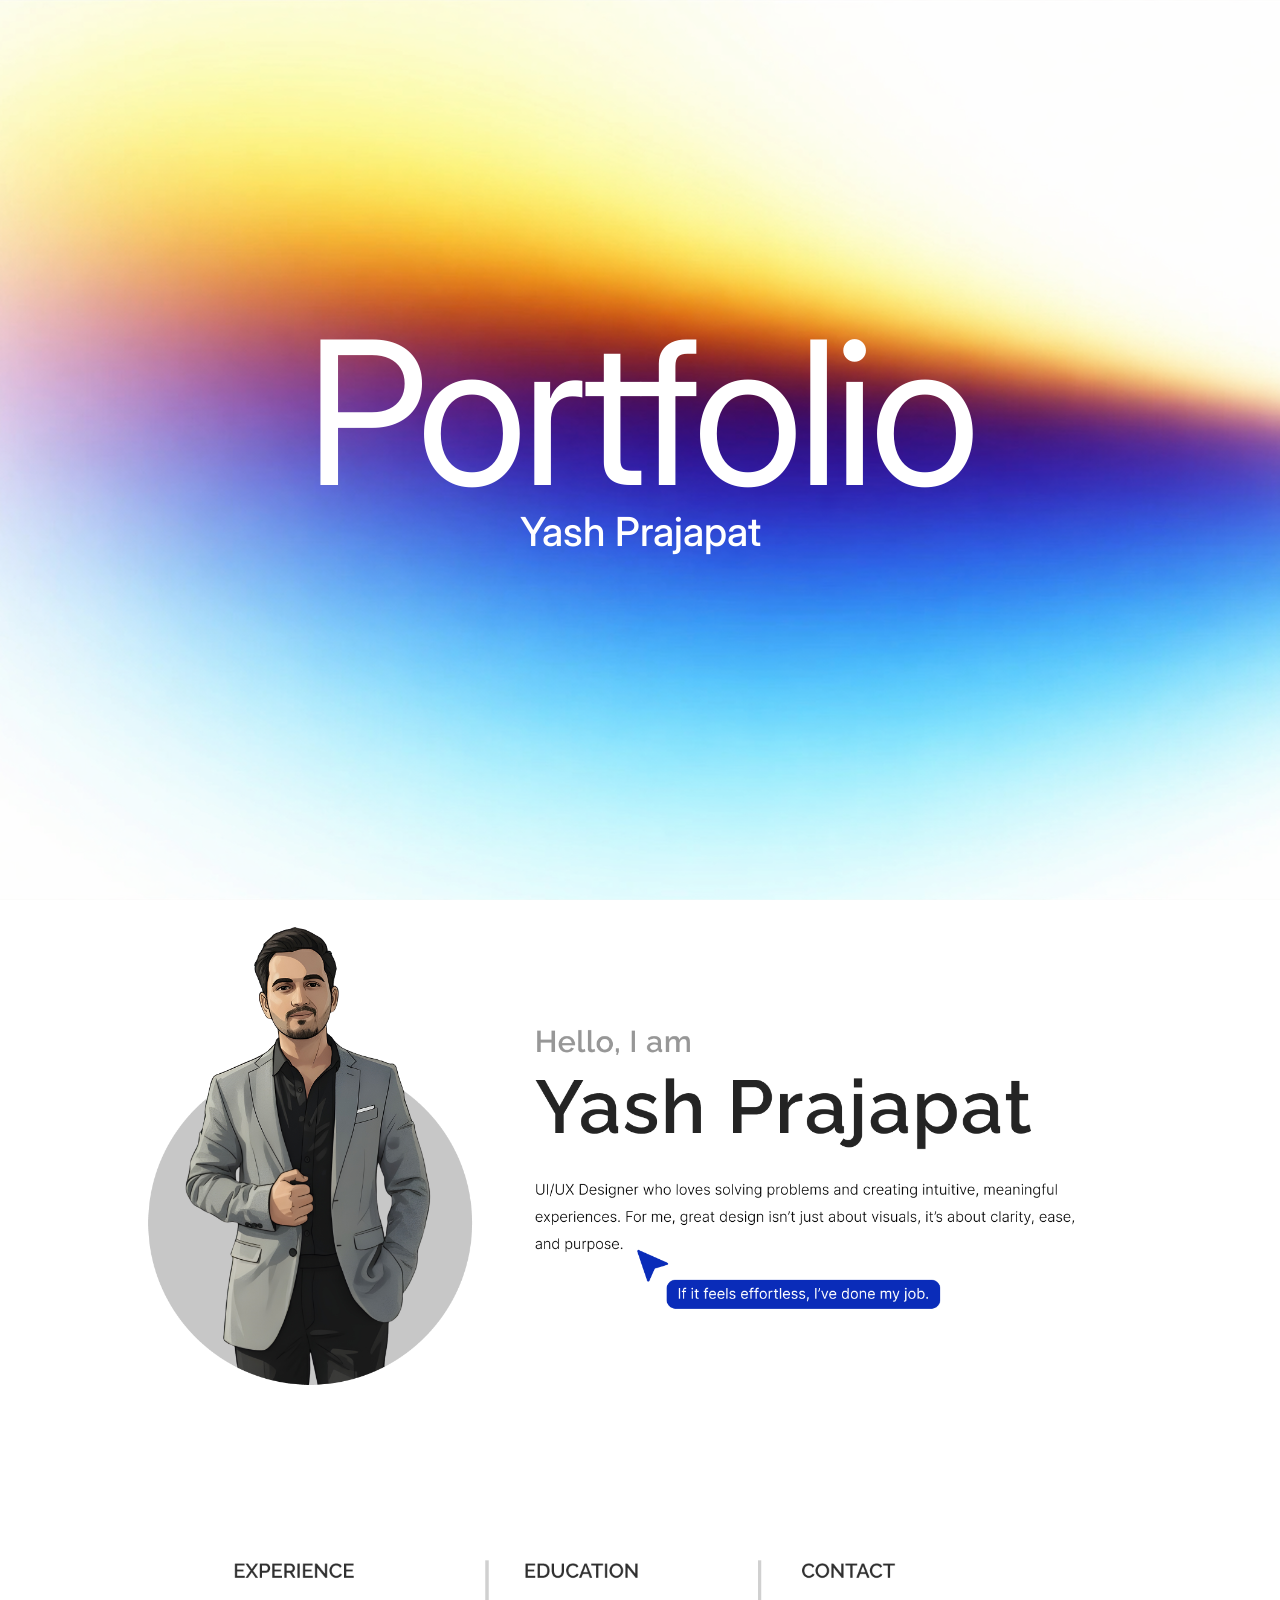
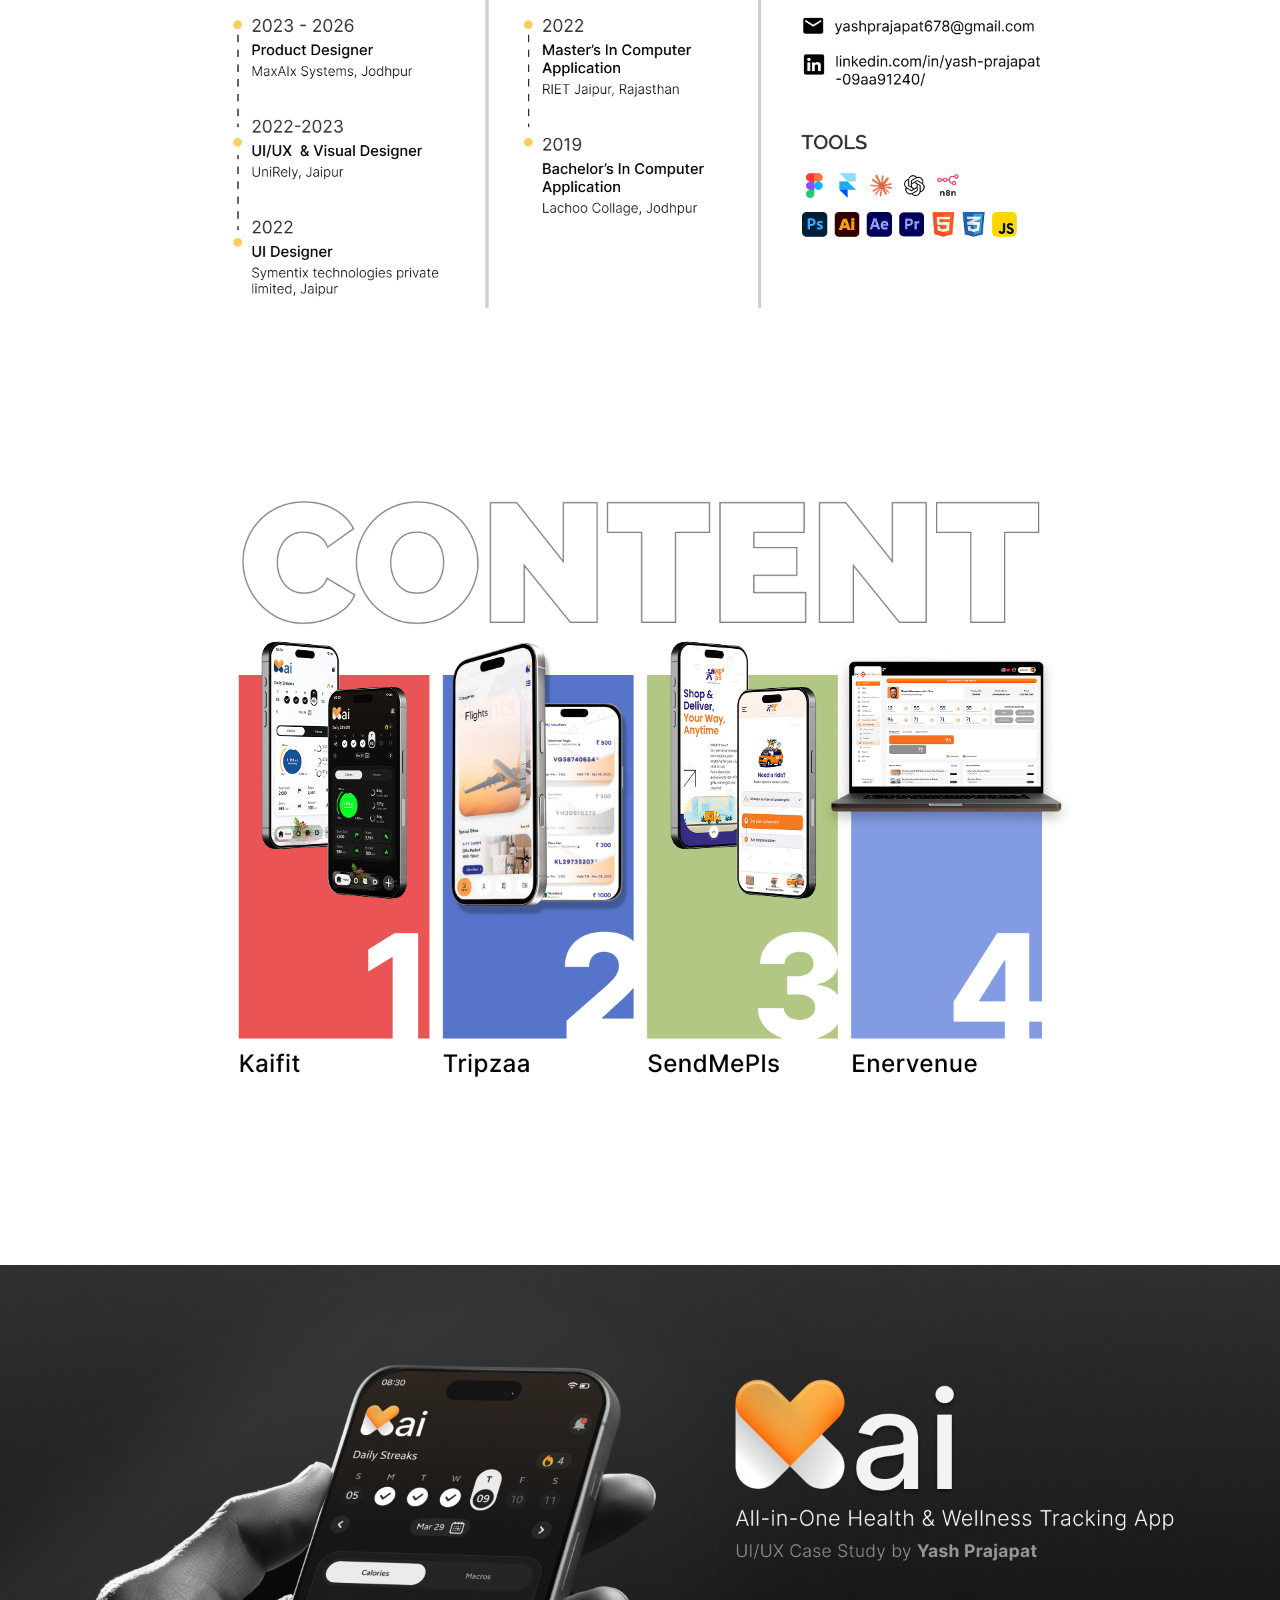
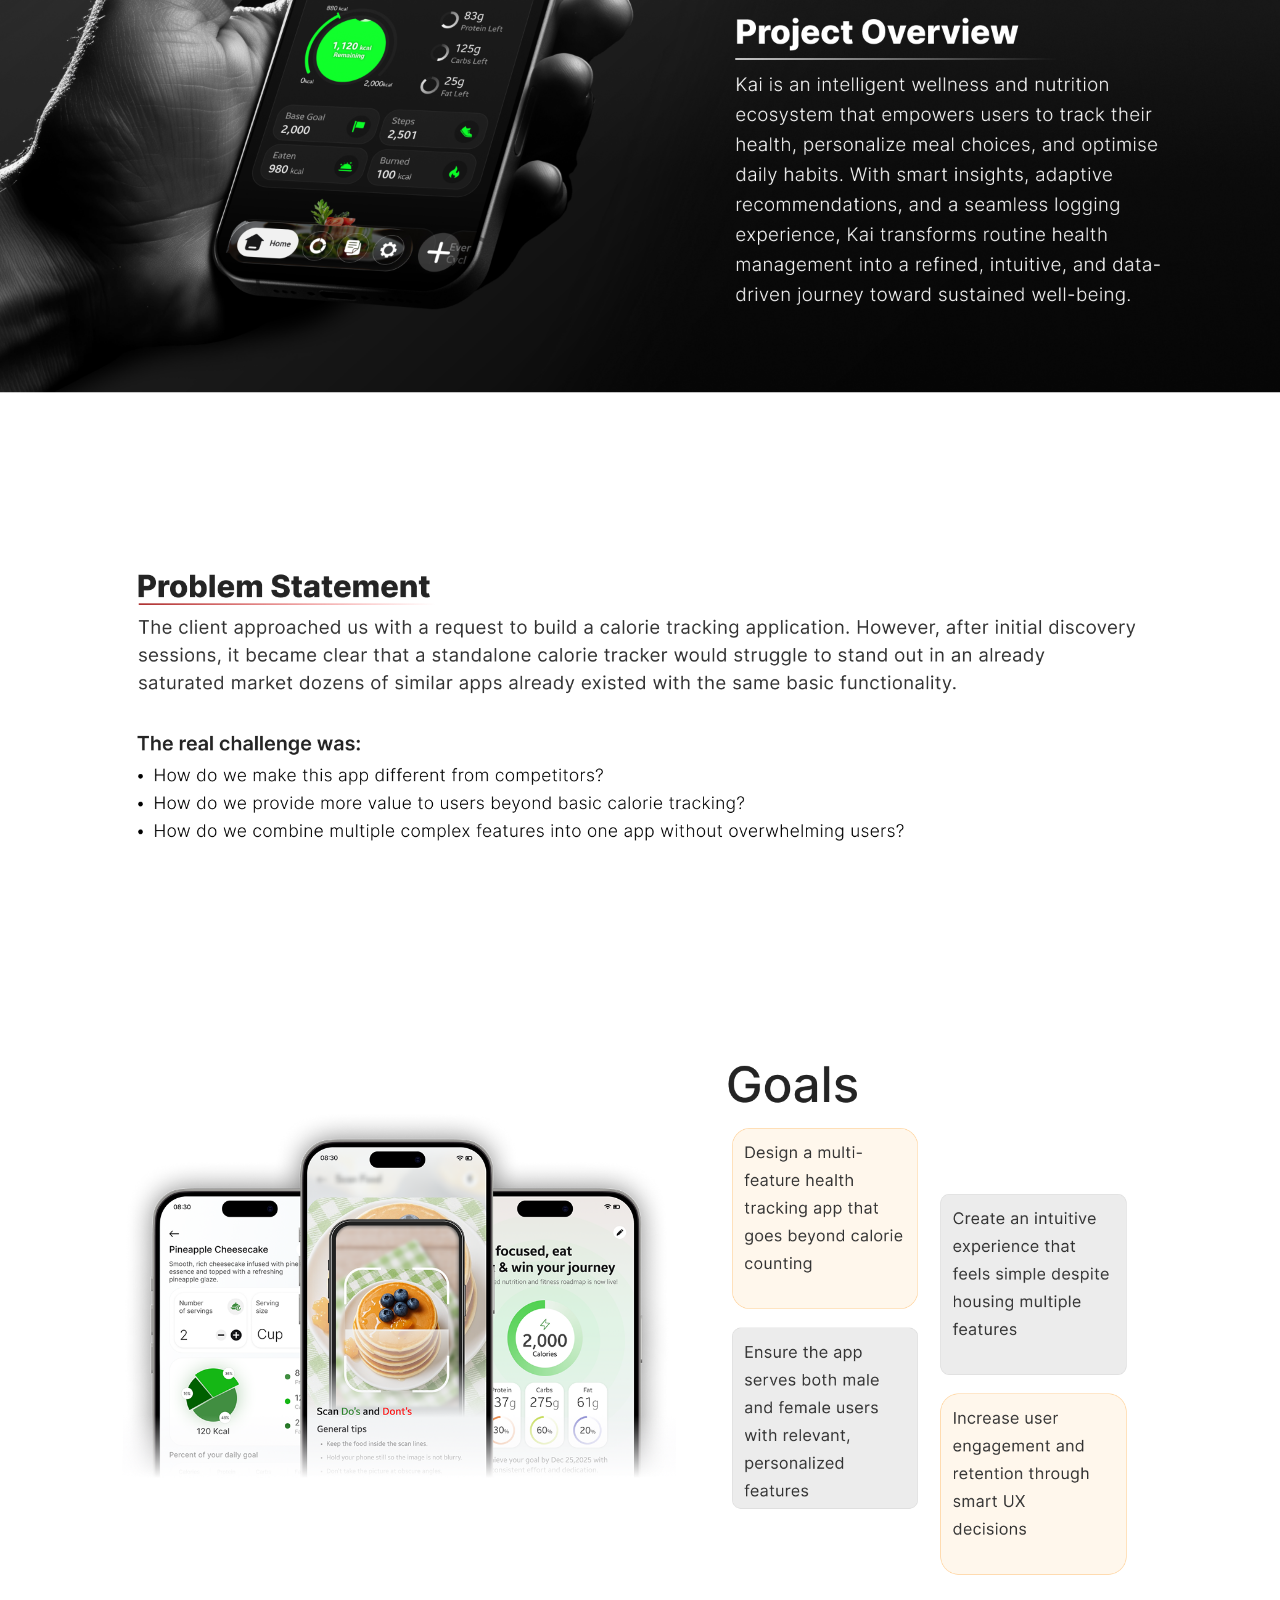
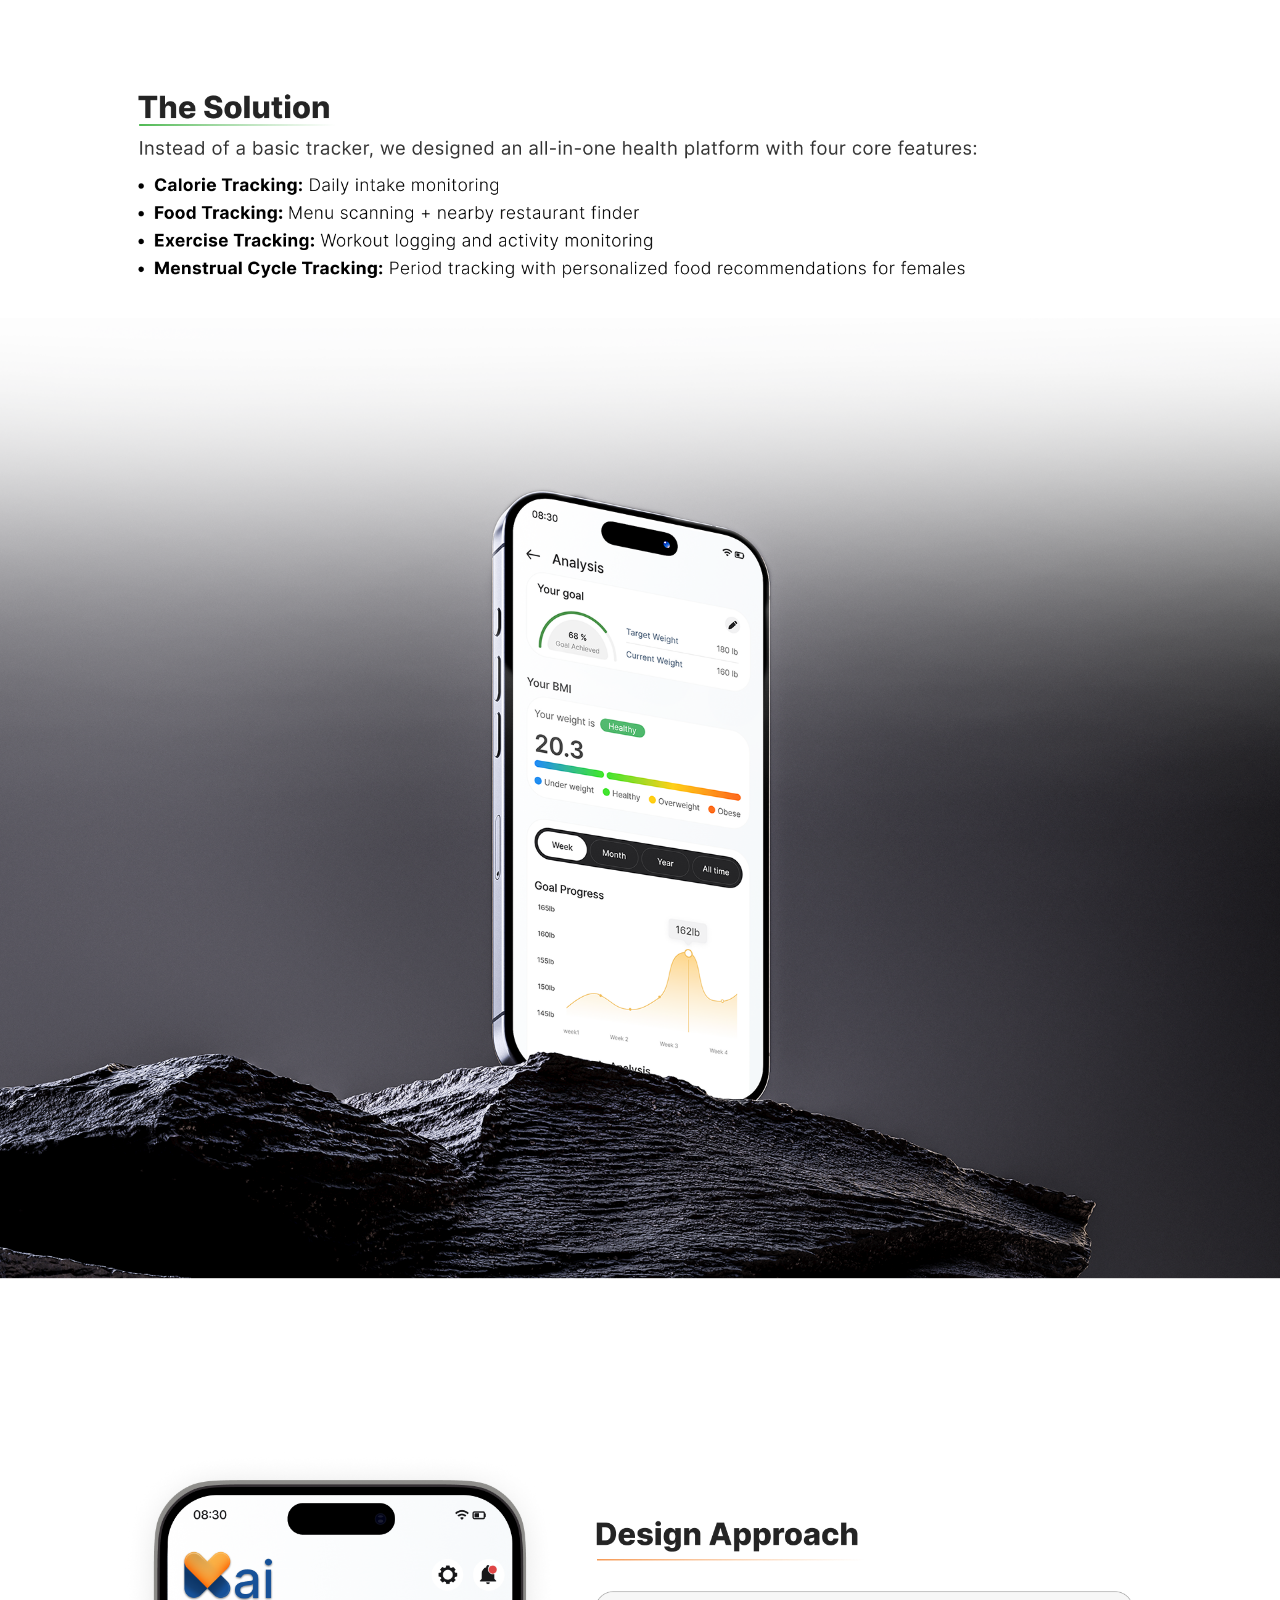
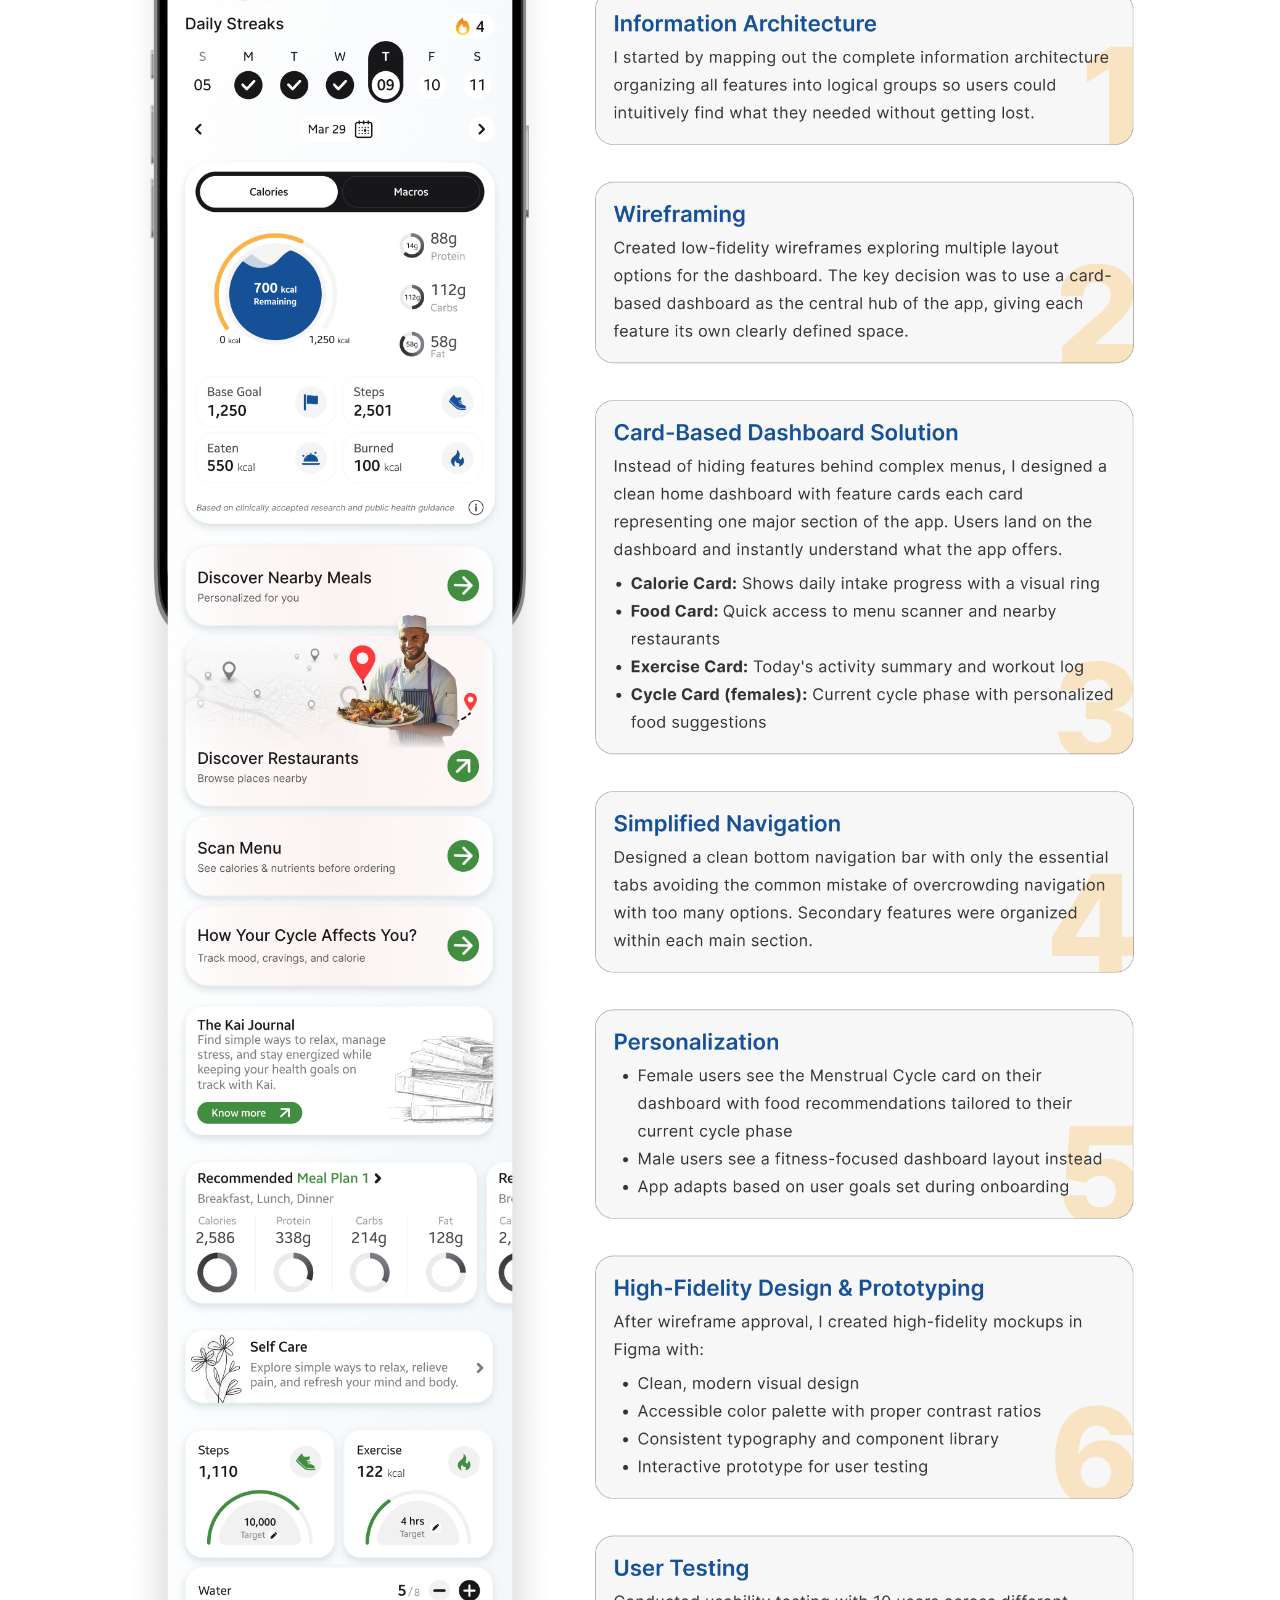
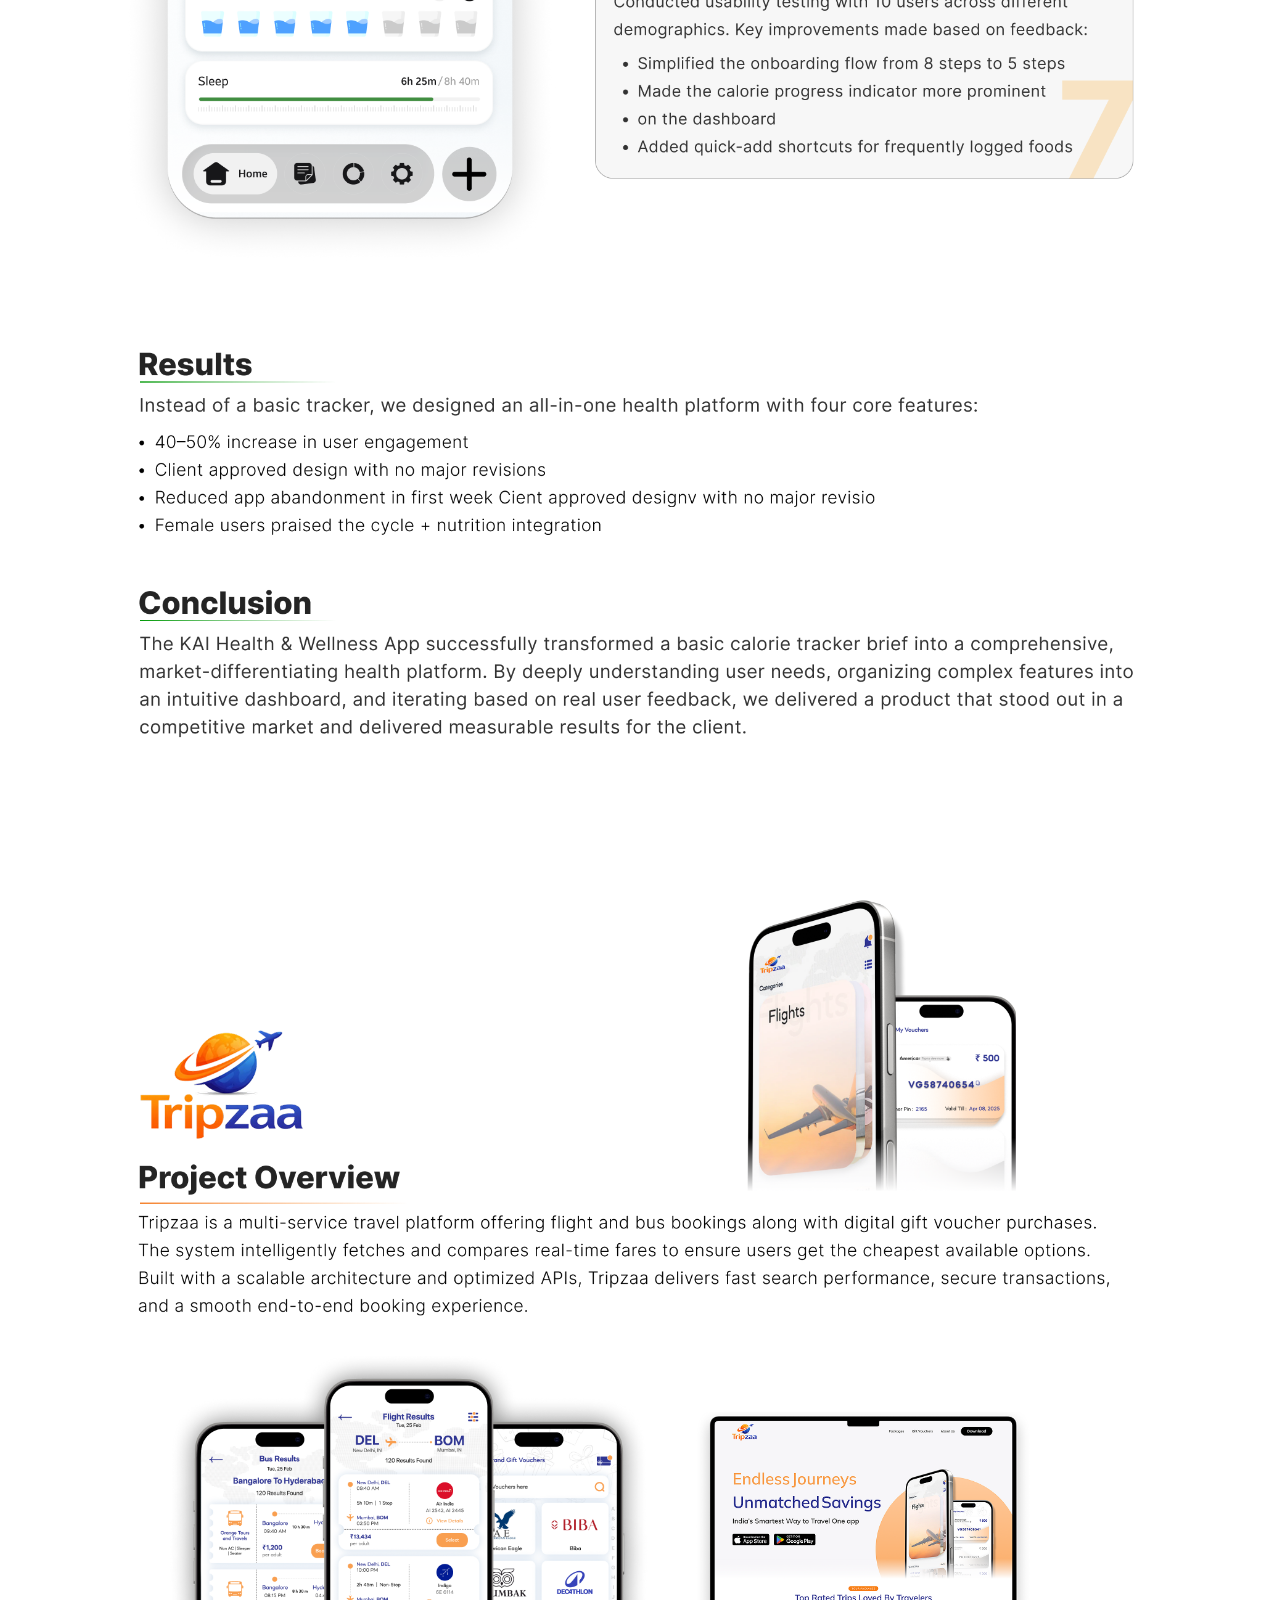
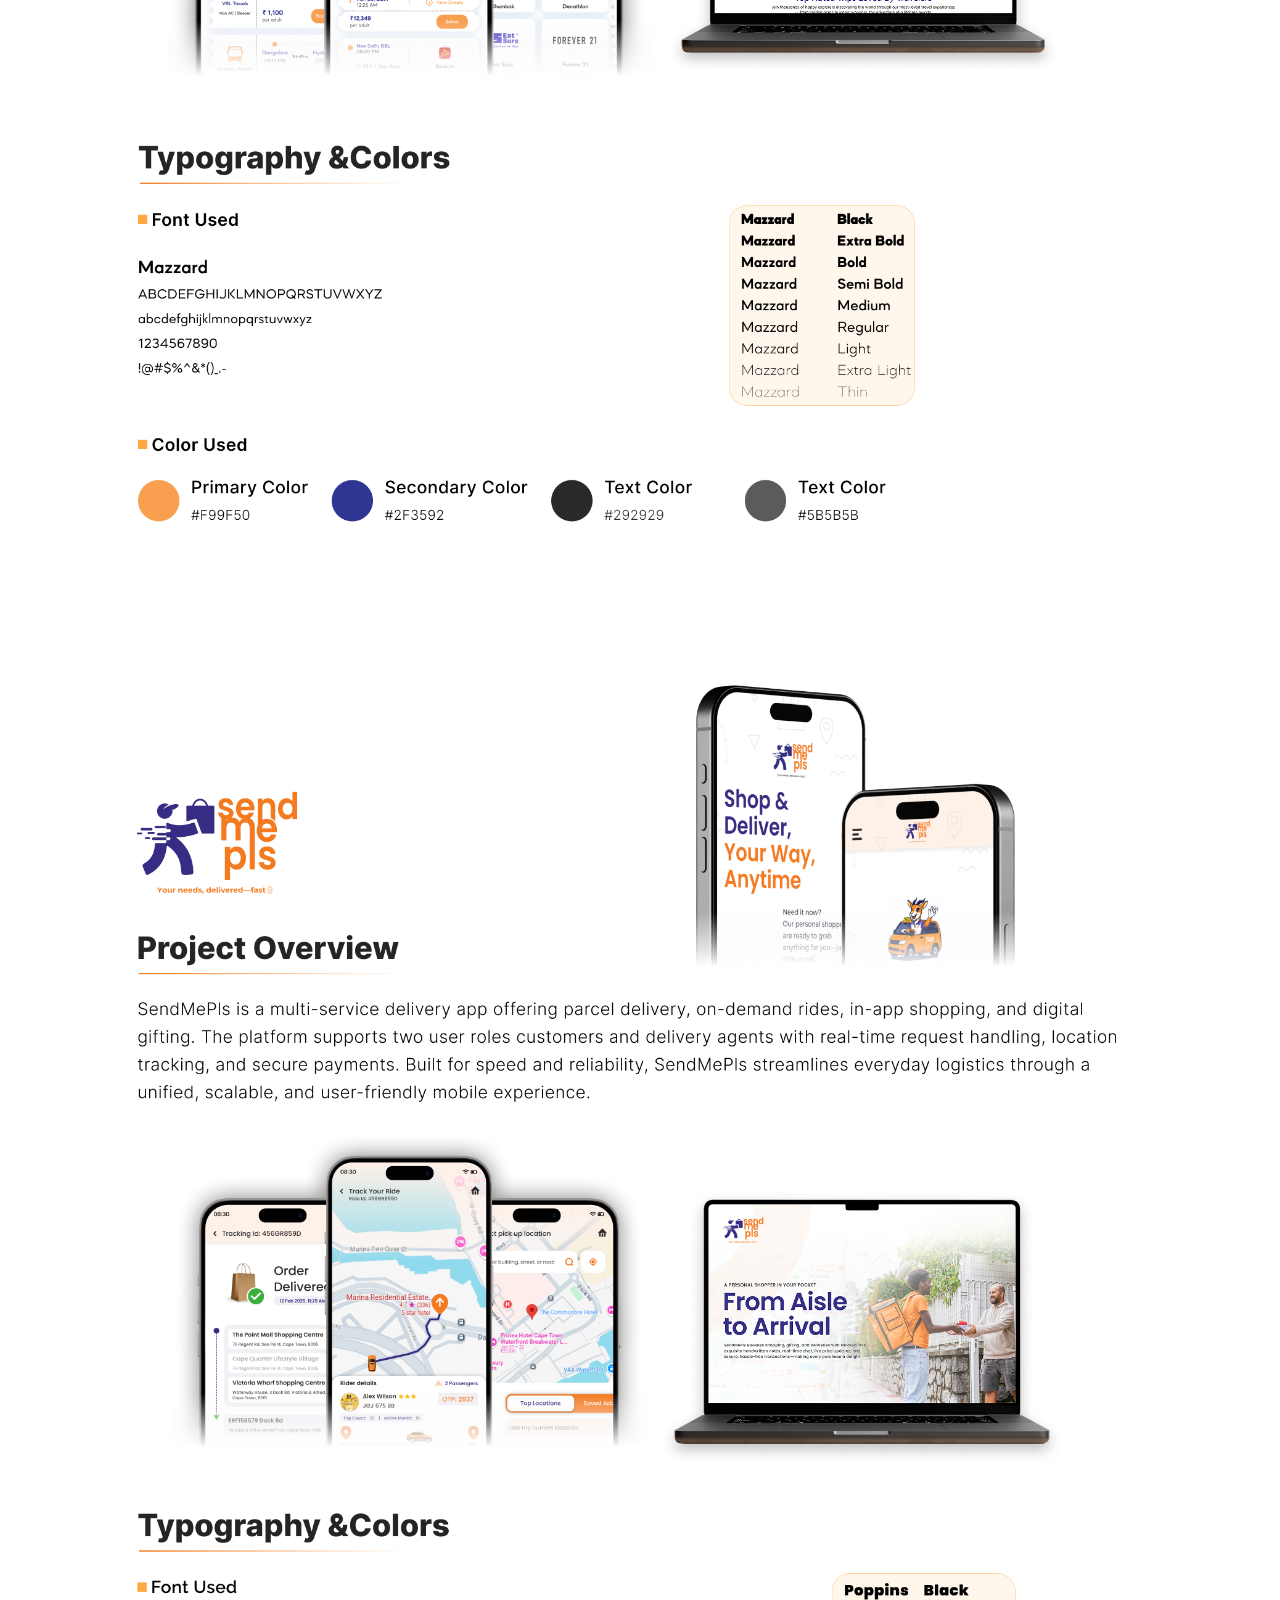
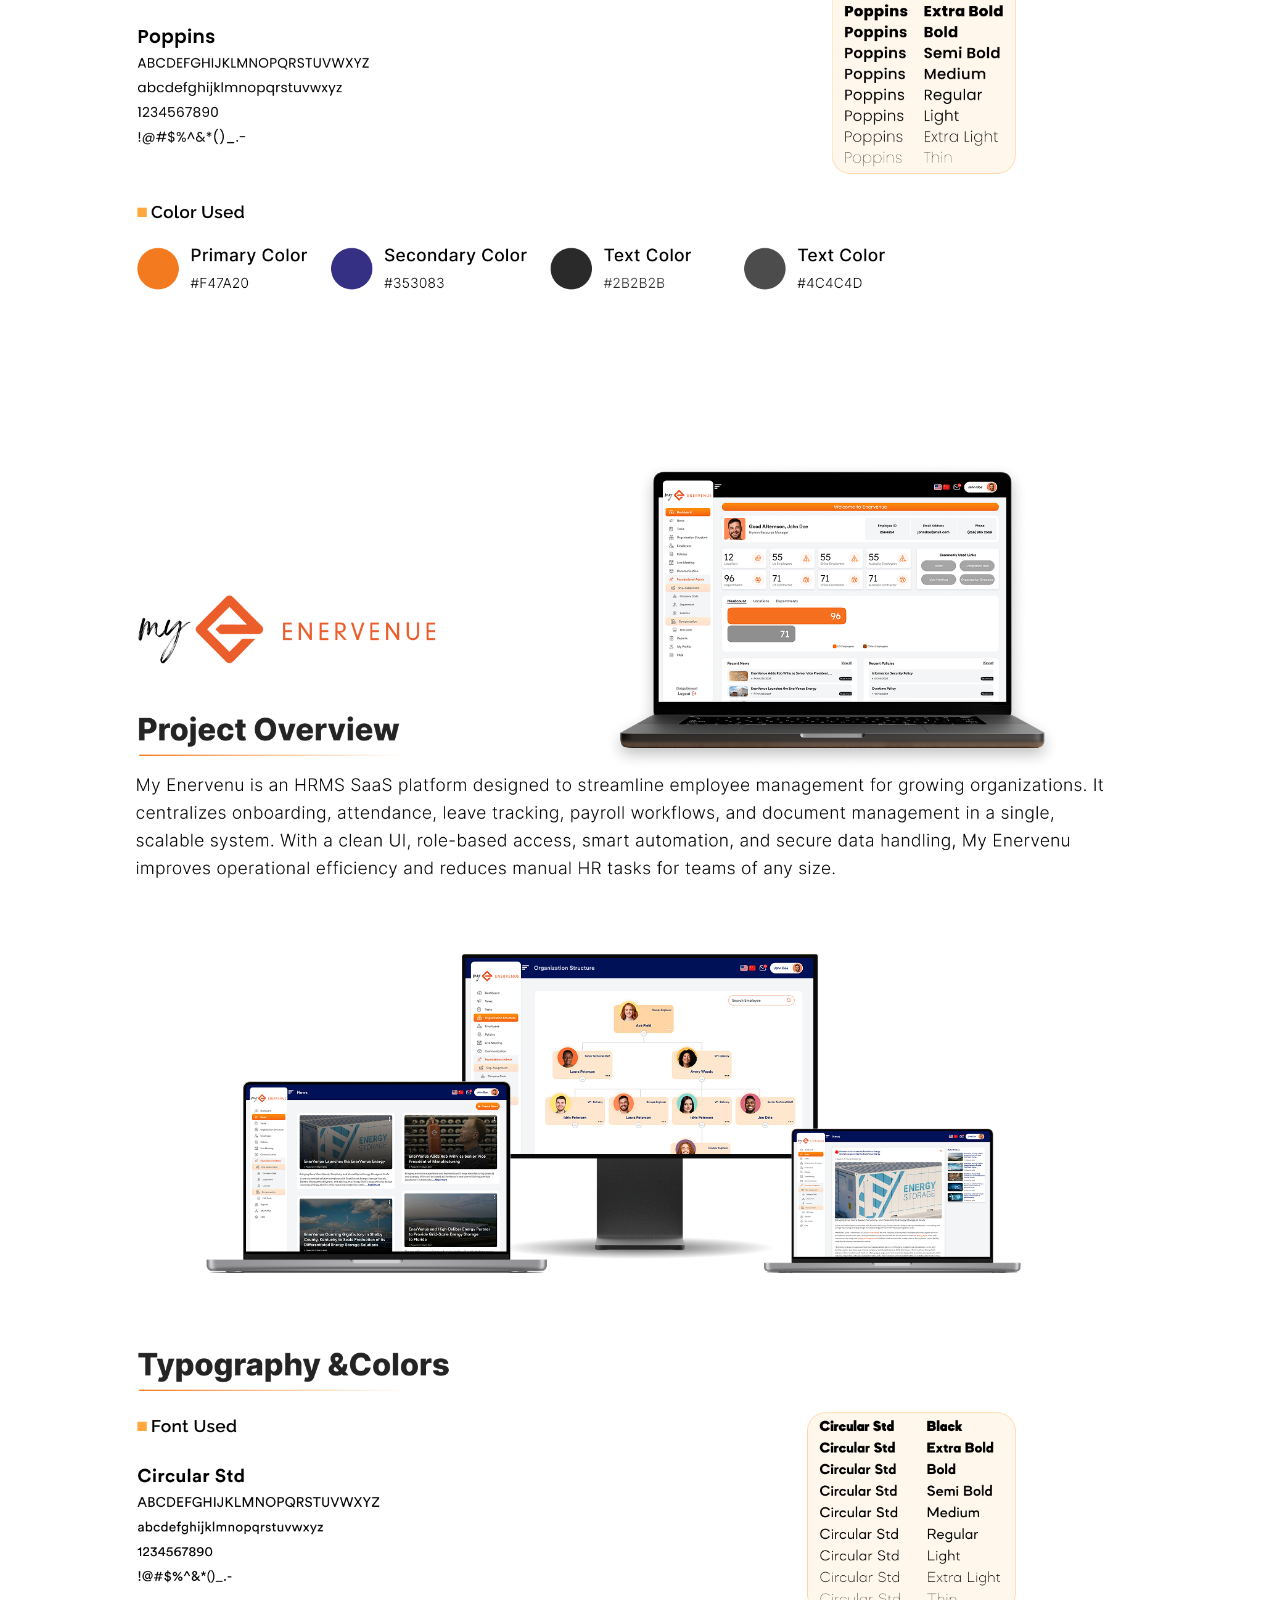
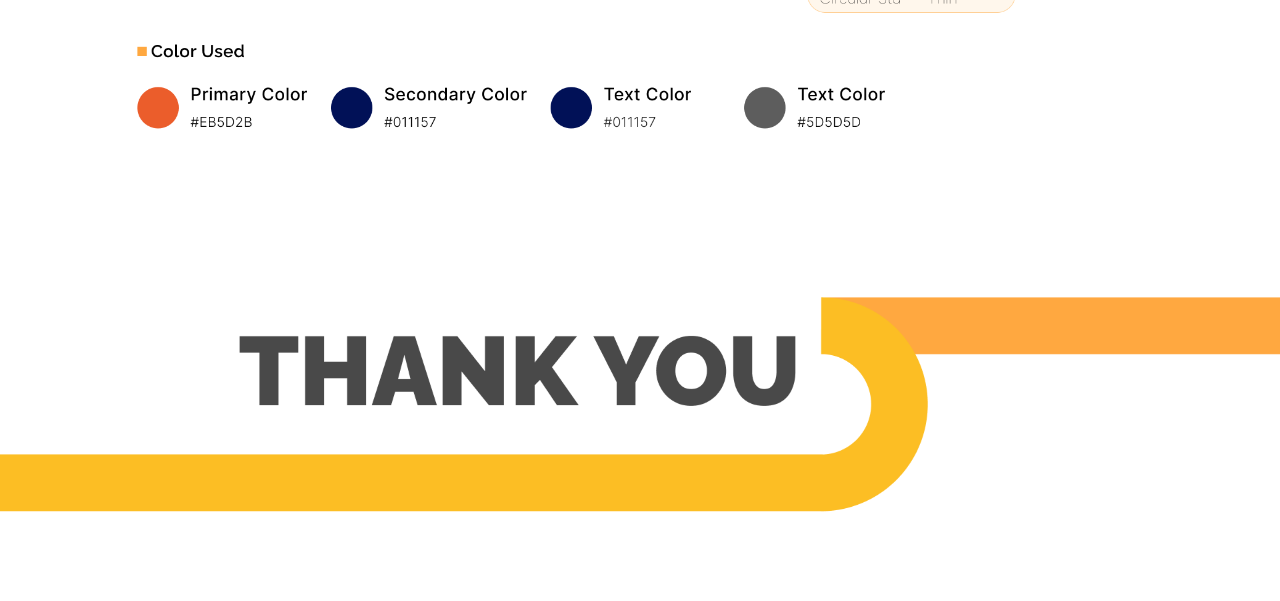
<file: index.html>
<!DOCTYPE html>
<html lang="en">
    <head>
        <meta charset="UTF-8">
        <meta name="viewport" content="width=device-width, initial-scale=1.0">
        <link
            href="https://cdn.jsdelivr.net/npm/bootstrap@5.3.8/dist/css/bootstrap.min.css"
            rel="stylesheet">
        <script
            src="https://cdn.jsdelivr.net/npm/bootstrap@5.3.8/dist/js/bootstrap.bundle.min.js"></script>
        <link rel="preconnect" href="https://fonts.googleapis.com">
        <link rel="preconnect" href="https://fonts.gstatic.com" crossorigin>
        <link
            href="https://fonts.googleapis.com/css2?family=Lexend:wght@100..900&family=Raleway:ital,wght@0,100..900;1,100..900&display=swap"
            rel="stylesheet">
        <link rel="preconnect" href="https://fonts.googleapis.com">
        <link rel="preconnect" href="https://fonts.gstatic.com" crossorigin>
        <link
            href="https://fonts.googleapis.com/css2?family=Inter:ital,opsz,wght@0,14..32,100..900;1,14..32,100..900&family=Lexend:wght@100..900&family=Raleway:ital,wght@0,100..900;1,100..900&display=swap"
            rel="stylesheet">
        <link
            href="https://cdnjs.cloudflare.com/ajax/libs/font-awesome/6.5.1/css/all.min.css"
            rel="stylesheet">
        <link rel="preconnect" href="https://fonts.googleapis.com">
        <link rel="preconnect" href="https://fonts.gstatic.com" crossorigin>
        <link
            href="https://fonts.googleapis.com/css2?family=Inter:ital,opsz,wght@0,14..32,100..900;1,14..32,100..900&family=Lexend:wght@100..900&family=Poppins:ital,wght@0,100;0,200;0,300;0,400;0,500;0,600;0,700;0,800;0,900;1,100;1,200;1,300;1,400;1,500;1,600;1,700;1,800;1,900&family=Raleway:ital,wght@0,100..900;1,100..900&display=swap"
            rel="stylesheet">

        <link rel="stylesheet" href="assets/css/style.css">
        <title>Portfolio</title>
    </head>
    <body>

        <div class="first_section">
            <div class="first_section_content home_footer">
                <h1 class="first_section_heading mb-0 pb-0">Portfolio</h1>
                <p class="first_section_peragraph">Yash Prajapat</p>
            </div>
        </div>
        <div class="main-section">
            <div class="container-fluid">
             
                 <div class="text-center my-3 section_3 px-4 mx-4">
                    <img src="assets/images/img/1.png" alt srcset    class="img-fluid">
                </div>
            </div>
            <div class="">
                 <div class="text-center my-3 section_3">
                    <img src="assets/images/img/2.png" alt srcset    class="img-fluid">
                </div>
                <div class="text-center my-3 section_3">
                    <img src="assets/images/img/3.png" alt srcset    class="img-fluid">
                </div>
            </div>
            <div>
                <img src="assets/images/img/4.png" alt class="img-fluid" srcset>
            </div>
            <div class="px-2 px-lg-5">
                <img src="assets/images/img/5.png" alt class="img-fluid" srcset>
            </div>

            <div class="px-2 px-lg-5 mt-5">
                <img src="assets/images/img/6.png" alt="" srcset="" class="img-fluid">
            </div>

             <div class="px-2 px-lg-5">
                <img src="assets/images/img/7.png" alt="" srcset="" class="img-fluid">
            </div>

             <div>
                <img src="assets/images/img/8.png" alt="" srcset="" class="img-fluid">
            </div>

             <div class="px-2 px-lg-5">
                <img src="assets/images/img/9.png" alt="" srcset="" class="img-fluid">
            </div>

             <div class="px-2 px-lg-5">
                <img src="assets/images/img/10.png" alt="" srcset="" class="img-fluid">
            </div>
            
             <div class="px-2 px-lg-5">
                <img src="assets/images/img/11.png" alt="" srcset="" class="img-fluid">
            </div>
            
             <div class="px-2 px-lg-5">
                <img src="assets/images/img/12.png" alt="" srcset="" class="img-fluid">
            </div>
            <div class="px-2 px-lg-5">
                <img src="assets/images/img/13.png" alt="" srcset="" class="img-fluid"> 
            </div>
            <div class="">
                <img src="assets/images/img/14.png" alt="" srcset="" class="img-fluid">
            </div>

          
        </div>
    </body>
</html>

<script>
    window.addEventListener("scroll", function () {

        const section = document.querySelector(".first_section");
        const overlay = document.querySelector(".first_section::after");
        const content = document.querySelector(".first_section_content");

        let scrollTop = window.scrollY;
        let sectionHeight = section.offsetHeight;

        // opacity calculate
        let progress = scrollTop / sectionHeight;

        if(progress > 1){
            progress = 1;
        }

        // text fade
        content.style.opacity = 1 - progress;
        content.style.transform = `
            translateY(-${scrollTop * 0.2}px)
            scale(${1 - scrollTop * 0.0003})
        `;

        content.style.filter = `blur(${scrollTop * 0.03}px)`;

        // bg white effect
        section.style.setProperty('--overlay-opacity', progress);
        section.style.backgroundColor = `rgba(255,255,255,${progress})`;
        section.style.zIndex = 3 - Math.floor(progress * 3);

        section.style.backgroundBlendMode = "lighten";

    });
</script>
</file>
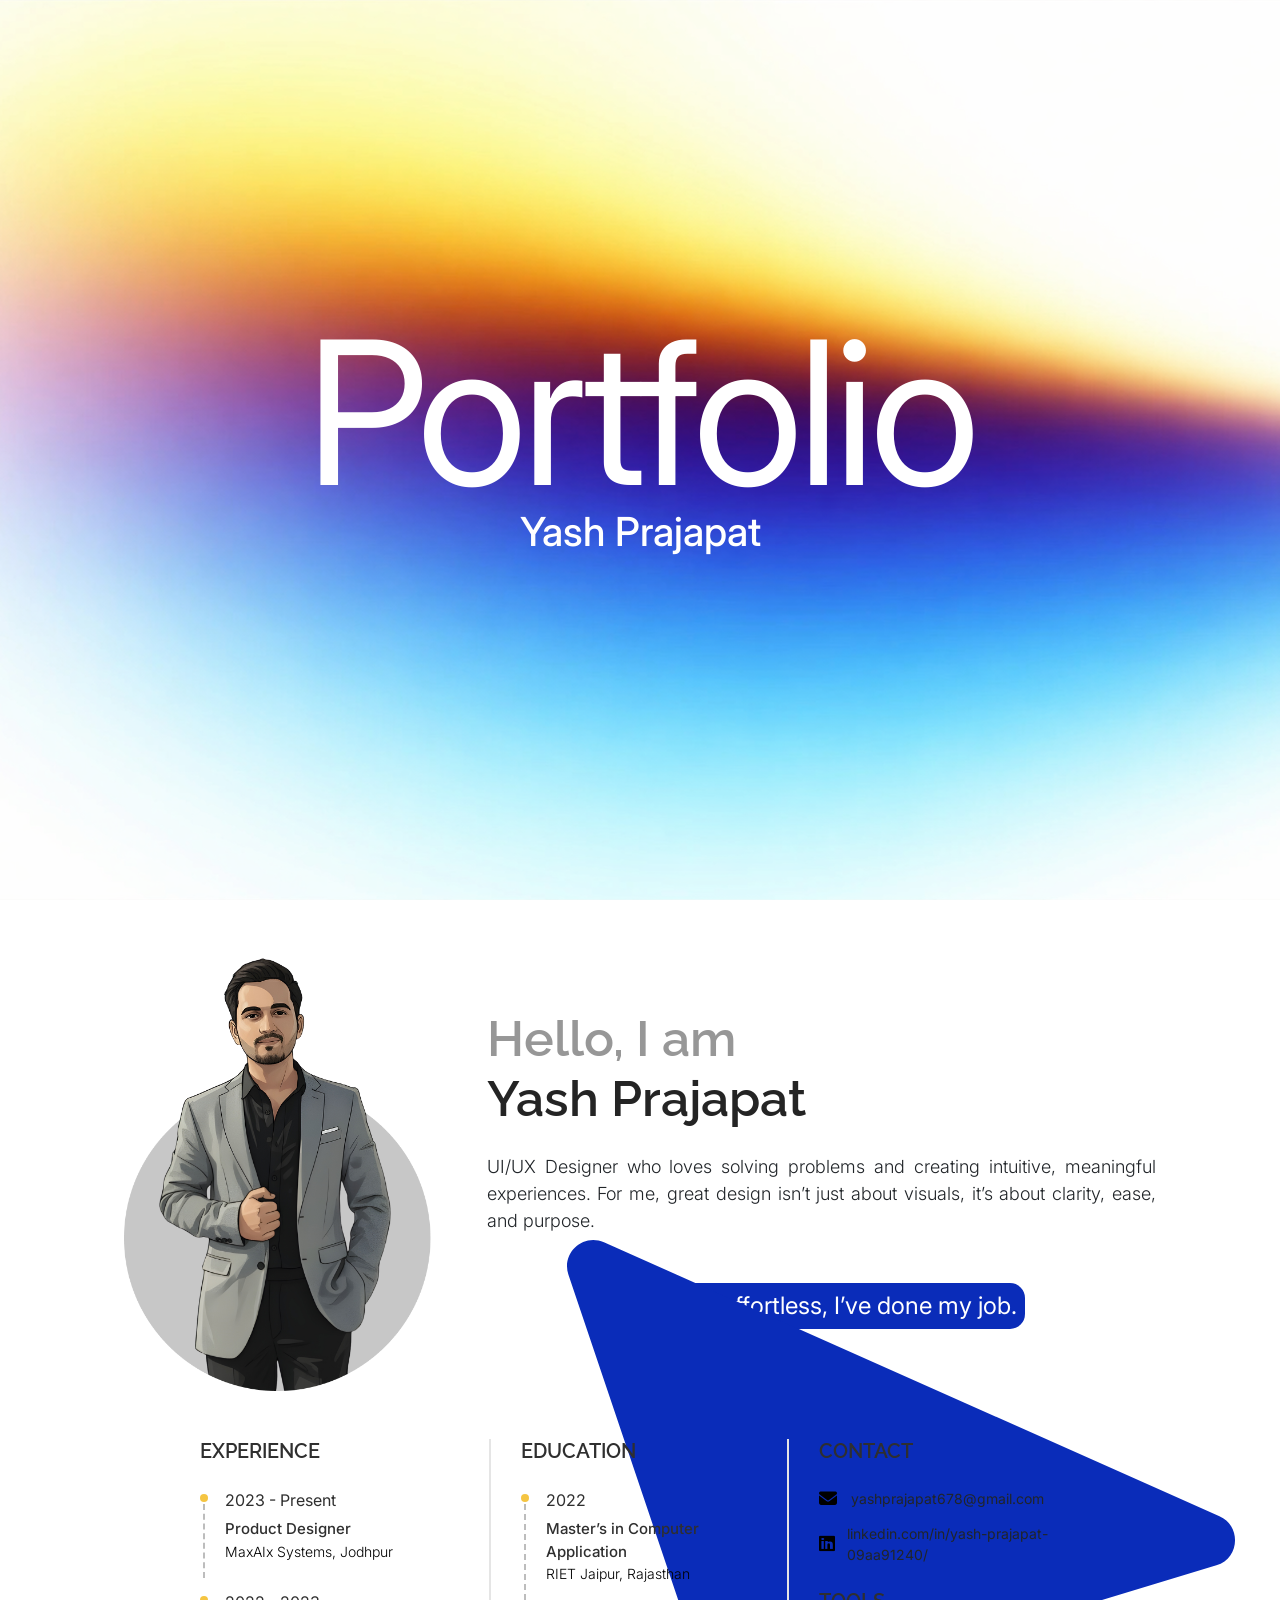
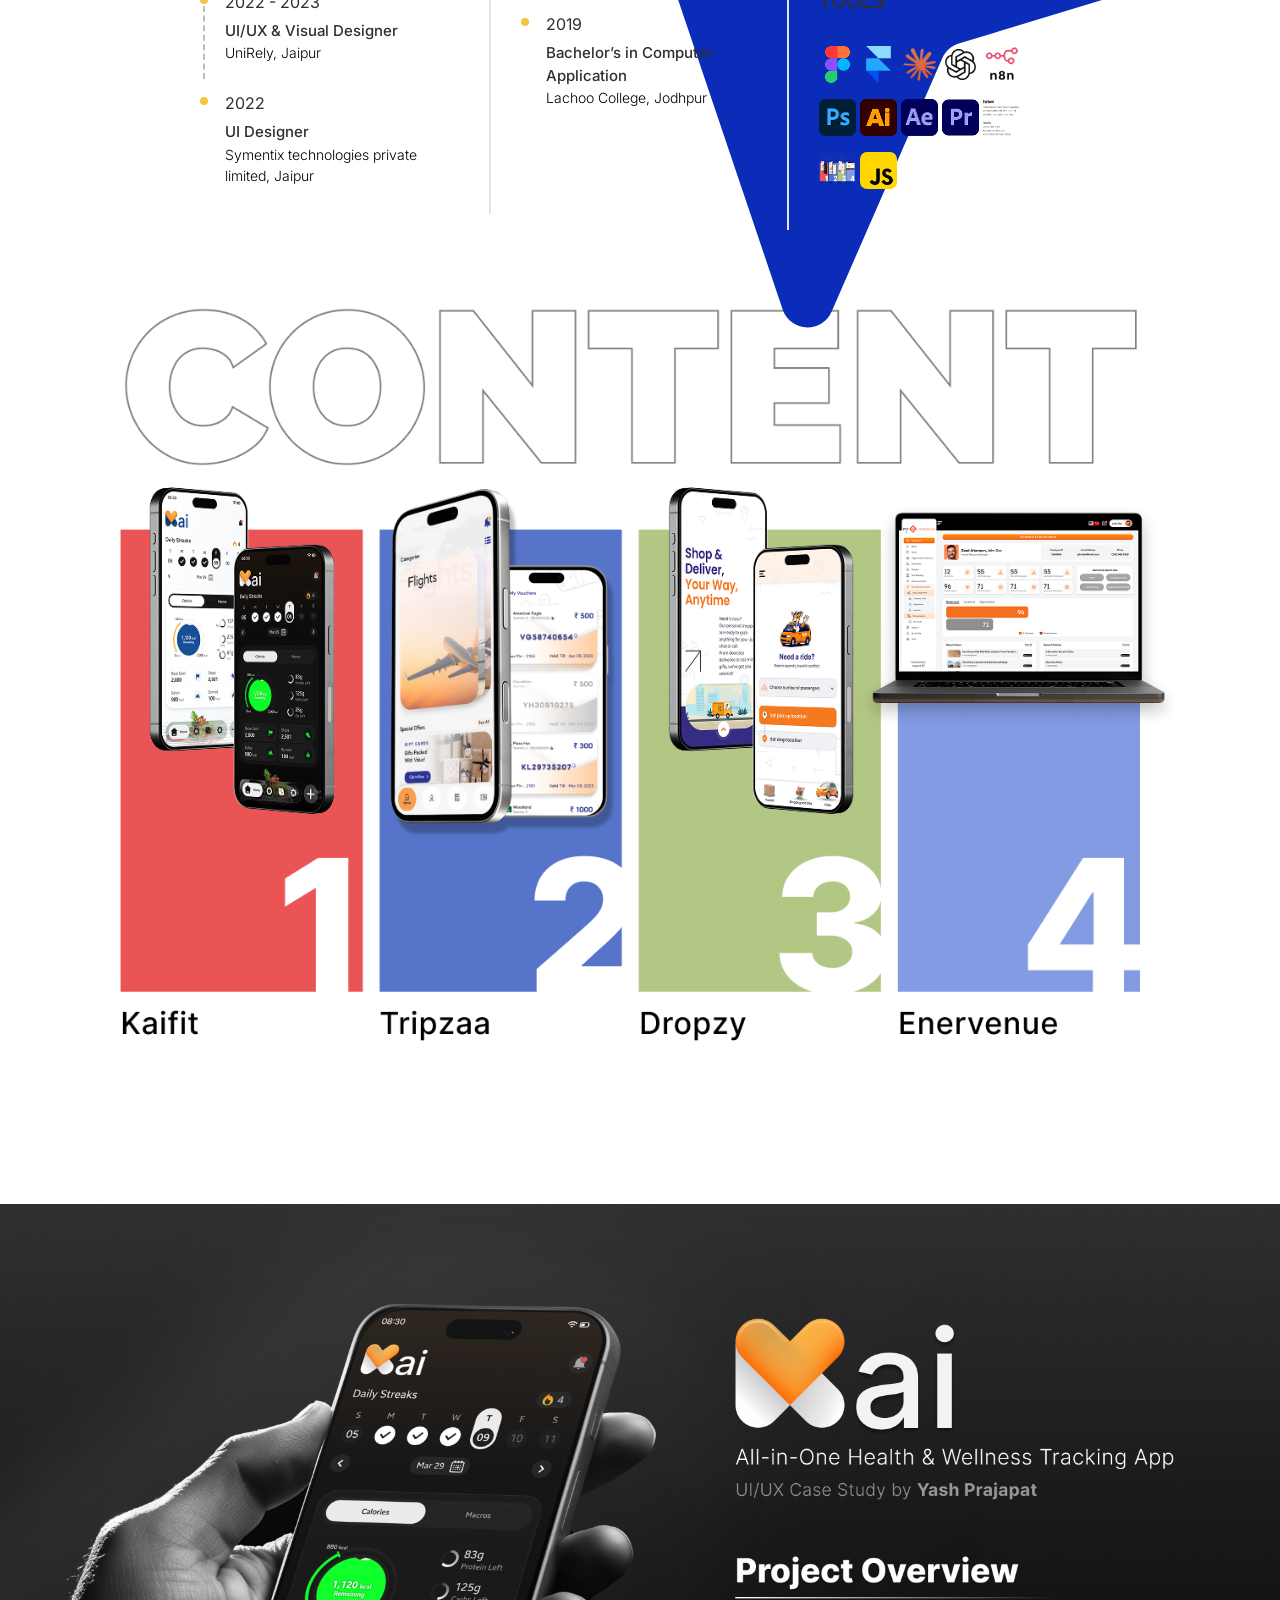
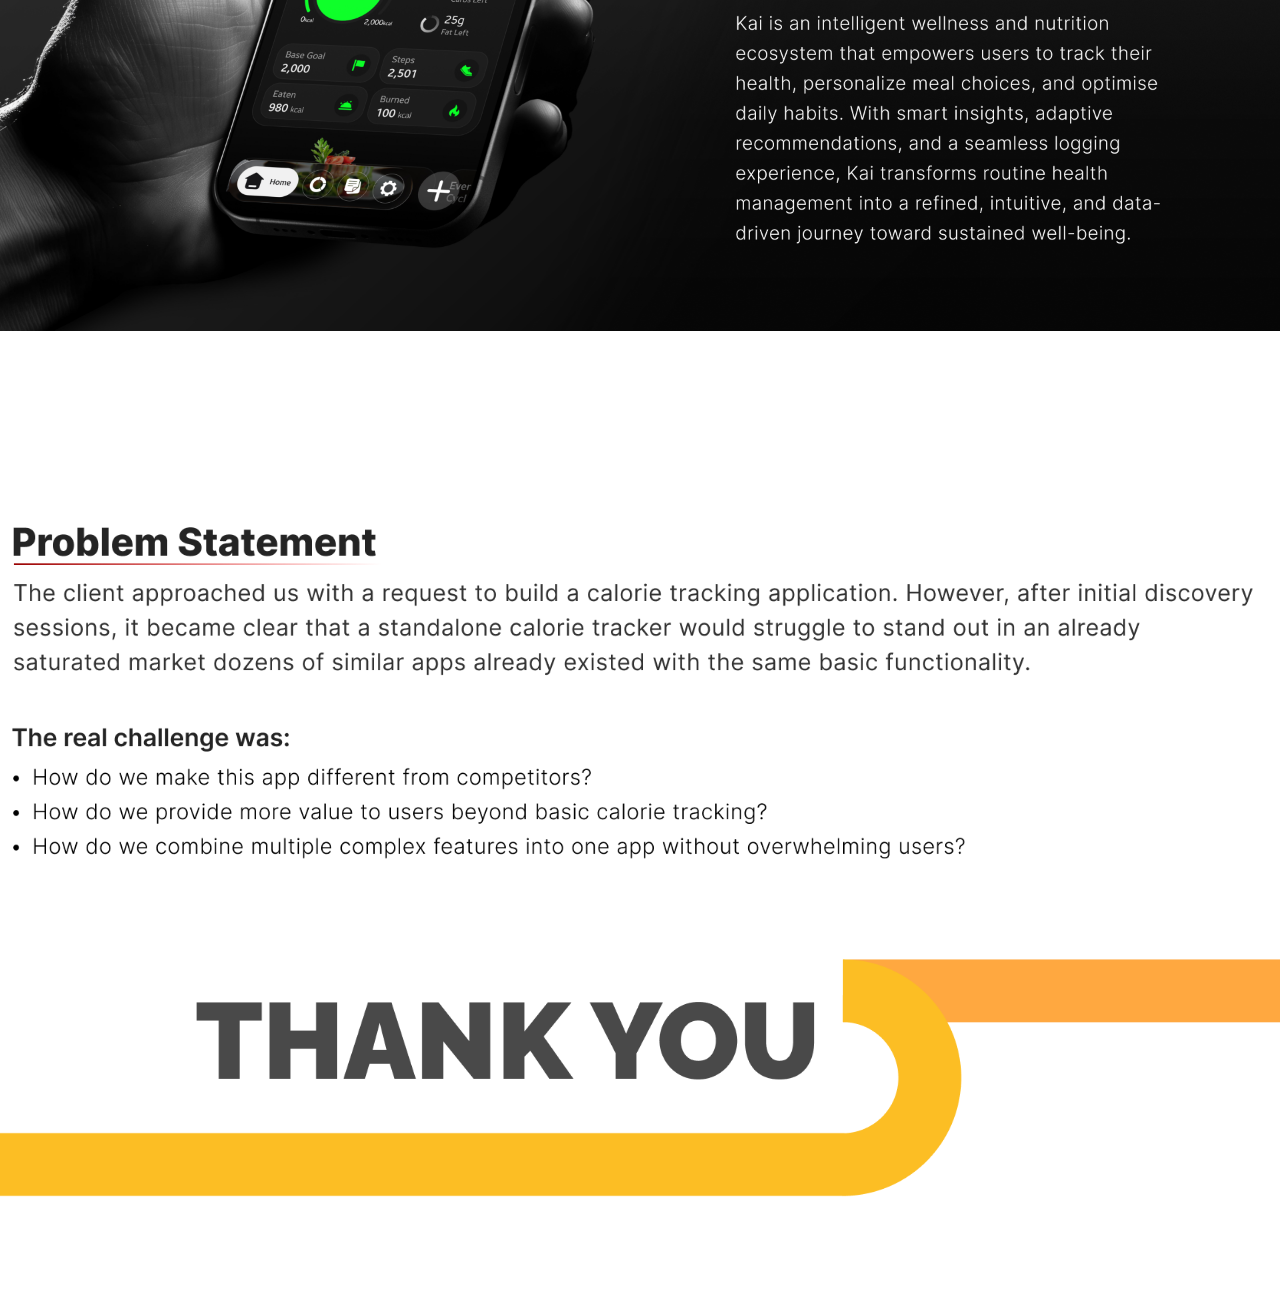
<file: indexdemo.html>
<!DOCTYPE html>
<html lang="en">
    <head>
        <meta charset="UTF-8">
        <meta name="viewport" content="width=device-width, initial-scale=1.0">
        <link
            href="https://cdn.jsdelivr.net/npm/bootstrap@5.3.8/dist/css/bootstrap.min.css"
            rel="stylesheet">
        <script
            src="https://cdn.jsdelivr.net/npm/bootstrap@5.3.8/dist/js/bootstrap.bundle.min.js"></script>
        <link rel="preconnect" href="https://fonts.googleapis.com">
        <link rel="preconnect" href="https://fonts.gstatic.com" crossorigin>
        <link
            href="https://fonts.googleapis.com/css2?family=Lexend:wght@100..900&family=Raleway:ital,wght@0,100..900;1,100..900&display=swap"
            rel="stylesheet">
        <link rel="preconnect" href="https://fonts.googleapis.com">
        <link rel="preconnect" href="https://fonts.gstatic.com" crossorigin>
        <link
            href="https://fonts.googleapis.com/css2?family=Inter:ital,opsz,wght@0,14..32,100..900;1,14..32,100..900&family=Lexend:wght@100..900&family=Raleway:ital,wght@0,100..900;1,100..900&display=swap"
            rel="stylesheet">
        <link
            href="https://cdnjs.cloudflare.com/ajax/libs/font-awesome/6.5.1/css/all.min.css"
            rel="stylesheet">
        <link rel="preconnect" href="https://fonts.googleapis.com">
        <link rel="preconnect" href="https://fonts.gstatic.com" crossorigin>
        <link
            href="https://fonts.googleapis.com/css2?family=Inter:ital,opsz,wght@0,14..32,100..900;1,14..32,100..900&family=Lexend:wght@100..900&family=Poppins:ital,wght@0,100;0,200;0,300;0,400;0,500;0,600;0,700;0,800;0,900;1,100;1,200;1,300;1,400;1,500;1,600;1,700;1,800;1,900&family=Raleway:ital,wght@0,100..900;1,100..900&display=swap"
            rel="stylesheet">

        <link rel="stylesheet" href="assets/css/style.css">
        <title>Portfolio</title>
    </head>
    <body>

        <div class="first_section">
            <div class="first_section_content home_footer">
                <h1 class="first_section_heading mb-0 pb-0">Portfolio</h1>
                <p class="first_section_peragraph">Yash Prajapat</p>
            </div>
        </div>
        <div class="main-section">
            <div class="container-fluid">
                <div class="second-section mt-5 mx-5 px-5">
                    <div class="row">
                        <div class="col-4">
                            <img src="assets/images/yash.png" alt
                                srcset class="img-fluid px-3">
                        </div>
                        <div class="col-8">
                            <div class="d-flex justify-content-center h-100 flex-column px-3">
                                <h6 class="details color_979797 raleway">Hello, I am <p
                                        class="color_242424 raleway">Yash Prajapat</p></h6>
                                <p class="text-dark text-dark_2_p raleway">UI/UX Designer who loves solving problems
                                     and creating intuitive, meaningful experiences. 
                                     For me, great design isn’t just about visuals, it’s about clarity, ease, and purpose. 
                                </p>
    
                                <div class="d-flex justify-content-center align-items-center flex-column gap-3 position-relative">
                                    <img src="assets/images/mouse.svg" alt="" srcset="" class="img-fluid position-absolute img_mouse">
    
                                    <p class="text text-white mb-0 bg_blue px-2">If it feels effortless, I’ve done my job.</p>
                                </div>
                            </div>
                        </div>
                    </div>
                   
                    <div class="px-5 mx-5">
                        <div class="row mt-5">
                            <div class="col-md-4 mb-3 col-box ps-2">
                                <h5 class="section-title">EXPERIENCE</h5>
    
                                <div class="timeline-item">
                                    <div class="timeline-dot"></div>
                                    <span class="year">2023 -
                                        Present</span>
                                    <div class="title">Product Designer</div>
                                    <div class="place">MaxAIx Systems, Jodhpur</div>
                                </div>
    
                                <div class="timeline-item">
                                    <div class="timeline-dot"></div>
                                    <span class="year">2022 -
                                        2023</span>
                                    <div class="title">UI/UX  & Visual Designer</div>
                                    <div class="place">UniRely, Jaipur</div>
                                </div>
    
                                <div class="timeline-item">
                                    <div class="timeline-dot"></div>
                                    <span class="year">2022</span>
                                    <div class="title">UI Designer</div>
                                    <div class="place">Symentix technologies private limited, Jaipur</div>
                                </div>
                            </div>
                            <div class="col-md-4 col-box">
                                <h5 class="section-title">EDUCATION</h5>
                                <div class="timeline-item">
                                    <div class="timeline-dot"></div>
                                    <span class="year">2022</span>
                                    <div class="title">Master’s in Computer Application</div>
                                    <div class="place">RIET Jaipur, Rajasthan</div>
                                </div>
                                <div class="timeline-item">
                                    <div class="timeline-dot"></div>
                                    <span class="year">2019</span>
                                    <div class="title">Bachelor’s in Computer Application</div>
                                    <div class="place">Lachoo College,
                                        Jodhpur</div>
                                </div>
                            </div>
                            <div class="col-md-4 col-box">
                                <h5 class="section-title">CONTACT</h5>
    
                                <div class="contact-item">
                                    <i class="fa-solid fa-envelope"></i>
                                    <a href="mailto:yashprajapat678@gmail.com" target="_blank" rel="noopener noreferrer" class="text-dark text-decoration-none">yashprajapat678@gmail.com</a>
                                </div>
    
                                <div class="contact-item">
                                    <i class="fa-brands fa-linkedin"></i>
                                    <a href="https://www.linkedin.com/in/yash-prajapat-09aa91240/" target="_blank" rel="noopener noreferrer" class="text-dark text-decoration-none">linkedin.com/in/yash-prajapat-09aa91240/</a>
                                </div>
    
                                <h5
                                    class="section-title mt-4">TOOLS</h5>
    
                                <div class="software-icons">
                                    <img src="assets/images/figma_icon.png"  alt srcset class="img-fluid my-2">
                                    <img src="assets/images/free-framer.svg" alt="" srcset="" class="img-fluid my-2">
                                    <img src="assets/images/icon-claude.svg" alt="" srcset="" class="img-fluid my-2">
                                    <img src="assets/images/chatgpt.svg" alt="" srcset="" class="img-fluid my-2">
                                    <img src="assets/images/vertical.svg" alt="" srcset="" class="img-fluid my-2">
                                    <img  src="assets/images/Adobe_Photoshop.png" alt srcset class="img-fluid my-2">
                                    <img src="assets/images/Adobe_Illustrator.png" alt srcset class="img-fluid my-2">
                                    <img src="assets/images/Adobe_After_Effects.png" alt srcset class="img-fluid my-2">
                                    <img src="assets/images/pr.png" alt srcset class="img-fluid my-2">
                                    <img src="assets/images/5.png" alt  srcset class="img-fluid my-2">
                                    <img src="assets/images/3.png" alt srcset class="img-fluid my-2">
                                    <img src="assets/images/js.svg" alt="" srcset="" class="img-fluid my-2">

                                </div>
                            </div>
                        </div>
                    </div>
                </div>
            </div>

            <div class="">
                <div class="mx-5 px-5">
                    <div class="text-center my-3 section_3">
                        <img src="assets/images/3.png" alt="" srcset="" class="img-fluid">
                        <!-- <div class="outline-text">CONTENT</div>

                        <div class="row mt-4">
                            <div class="col-3 content">
                                <img src="assets/images/Frame 11.png" alt
                                srcset
                                class="img-fluid">
                                <p>Kaifit</p>
                            </div>
                            <div class="col-3 content">
                                <img src="assets/images/Frame 9.png"
                                    alt
                                    srcset
                                    class="img-fluid">
                                <p>Tripzaa</p>
                            </div>
                            <div class="col-3 content">
                                <img src="assets/images/Frame 12.png"
                                    alt
                                    srcset
                                    class="img-fluid">
                                <p>Dropzy</p>
                            </div>
                            <div class="col-3 content">
                                <img src="assets/images/Frame 10.png" alt
                                    srcset
                                    class="img-fluid">
                                <p>Enervenue</p>
                            </div>
                        </div> -->
                    </div>
                </div>
                    <div>
                        <img src="assets/images/4.png" alt="" class="img-fluid" srcset="">
                    </div>
                    <div>
                        <img src="assets/images/5.png" alt="" class="img-fluid" srcset="">
                    </div>
                    <!-- <div class="four-section my-5">
                        <div class="row mt-5">
                            <div class="col-6">
                                <h3
                                    class="indikosh_title mb-2 mt-5 pt-4">01</h3>
                                <div class="mb-5">
                                    <img src="assets/images/tripzalogo.svg" alt
                                        srcset class="img-fluid">
                                </div>
                                <div>
                                    <h6 class="overview_text">PROJECT OVERVIEW
                                    </h6>
                                </div>
                            </div>
                            <div class="col-6">
                                <img src="assets/images/mobiletri.png" alt
                                    srcset
                                    class="img-fluid">
                            </div>
                        </div>
                        <div class="indikosh_peragraph">
                            <p>
                                Tripzaa is a multi-service travel platform
                                offering flight and bus bookings along with
                                digital gift voucher purchases. The system
                                intelligently fetches and compares real-time
                                fares to ensure users get the cheapest available
                                options. Built with a scalable architecture and
                                optimized APIs, Tripzaa delivers fast search
                                performance, secure transactions, and a smooth
                                end-to-end booking experience.
                            </p>
                        </div>
                        <div class="d-flex justify-content-center gap-4 my-5">
                            <div>
                                <img src="assets/images/mobile_pic_indikosh.png"
                                    alt
                                    srcset class="img-fluid">
                            </div>
                            <div class="d-flex align-items-end">
                                <img src="assets/images/tripzalep.png" alt
                                    srcset
                                    class="img-fluid">
                            </div>
                        </div>

                        <div class="section-title">Typography & Colors</div>

                        <div class="row">
                           
                            <div class="col-md-7">
                                <div class="mb-4">
                                    <span class="label-dot"></span>
                                    <strong>Font Used</strong>
                                </div>

                                <h5 class="fw-semibold">Mazzard</h5>

                                <div class="font-preview">
                                    <span>ABCDEFGHIJKLMNOPQRSTUVWXYZ</span>
                                    <span>abcdefghijklmnopqrstuvwxyz</span>
                                    <span>1234567890</span>
                                    <span>!@#$%^&*()_+-</span>
                                </div>
                            </div>

                           
                            <div class="col-md-5">
                                <div class="weight-box">
                                    <div
                                        class="weight-row"><span>Mazzard</span><strong>Black</strong></div>
                                    <div
                                        class="weight-row"><span>Mazzard</span><strong>Extra
                                            Bold</strong></div>
                                    <div
                                        class="weight-row"><span>Mazzard</span><strong>Bold</strong></div>
                                    <div
                                        class="weight-row"><span>Mazzard</span><strong>Semi
                                            Bold</strong></div>
                                    <div
                                        class="weight-row"><span>Mazzard</span><strong>Medium</strong></div>
                                    <div
                                        class="weight-row"><span>Mazzard</span><strong>Regular</strong></div>
                                    <div
                                        class="weight-row"><span>Mazzard</span><strong>Light</strong></div>
                                    <div
                                        class="weight-row"><span>Mazzard</span><strong>ExtraLight</strong></div>
                                    <div
                                        class="weight-row"><span>Mazzard</span><strong>Thin</strong></div>
                                </div>
                            </div>
                        </div>

                        
                        <div class="mt-5 mb-3">
                            <span class="label-dot"></span>
                            <strong>Color Used</strong>
                        </div>

                        <div class="row g-4">
                            <div class="col-md-3 mb-3">
                                <div class="color-box">
                                    <div class="color-circle"
                                        style="background:#FF9F50;"></div>
                                    <div>
                                        <div class="color-name">Primary
                                            Color</div>
                                        <div class="color-code">#FF9F50</div>
                                    </div>
                                </div>
                            </div>

                            <div class="col-md-3 mb-3">
                                <div class="color-box">
                                    <div class="color-circle"
                                        style="background:#2F3592;"></div>
                                    <div>
                                        <div class="color-name">Secondary
                                            Color</div>
                                        <div class="color-code">#2F3592</div>
                                    </div>
                                </div>
                            </div>

                            <div class="col-md-3 mb-3">
                                <div class="color-box">
                                    <div class="color-circle"
                                        style="background:#292929;"></div>
                                    <div>
                                        <div class="color-name">Text Color</div>
                                        <div class="color-code">#292929</div>
                                    </div>
                                </div>
                            </div>

                            <div class="col-md-3 mb-3">
                                <div class="color-box">
                                    <div class="color-circle"
                                        style="background:#5B5B5B;"></div>
                                    <div>
                                        <div class="color-name">Text Color</div>
                                        <div class="color-code">#5B5B5B</div>
                                    </div>
                                </div>
                            </div>
                        </div>
                    </div>

                    <div class="five-section my-5">
                        <div class="row mt-5">
                            <div class="col-6">
                                <h3
                                    class="indikosh_title mb-2 mt-5 pt-4">02</h3>
                                <div class="mb-5">
                                    <img src="assets/images/dropzonelogo.svg"
                                        alt
                                        srcset class="img-fluid">
                                </div>
                                <div>
                                    <h6 class="overview_text">PROJECT OVERVIEW
                                    </h6>
                                </div>
                            </div>
                            <div class="col-6">
                                <img src="assets/images/dropzone1.png" alt
                                    srcset
                                    class="img-fluid">
                            </div>
                        </div>
                        <div class="indikosh_peragraph">
                            <p>
                                Dropzy is a multi-service delivery app offering
                                parcel delivery, on-demand rides, in-app
                                shopping, and digital gifting. The platform
                                supports two user roles—customers and delivery
                                agents—with real-time request handling, location
                                tracking, and secure payments. Built for speed
                                and reliability, Dropzy streamlines everyday
                                logistics through a unified, scalable, and
                                user-friendly mobile experience.
                            </p>
                        </div>
                        <div class="d-flex justify-content-center gap-4 my-5">
                            <div>
                                <img src="assets/images/send_me_plz_map.png" alt
                                    srcset class="img-fluid">
                            </div>
                            <div class="d-flex align-items-end">
                                <img src="assets/images/dropzone2.png" alt
                                    srcset
                                    class="img-fluid">
                            </div>
                        </div>

                        <div class="section-title">Typography & Colors</div>

                        <div class="row">
                            
                            <div class="col-md-7">
                                <div class="mb-4">
                                    <span class="label-dot"></span>
                                    <strong>Font Used</strong>
                                </div>

                                <h5
                                    class="fw-semibold poppins-text">Poppins</h5>

                                <div class="font-preview poppins-text">
                                    <span>ABCDEFGHIJKLMNOPQRSTUVWXYZ</span>
                                    <span>abcdefghijklmnopqrstuvwxyz</span>
                                    <span>1234567890</span>
                                    <span>!@#$%^&*()_+-</span>
                                </div>
                            </div>

                            <div class="col-md-5">
                                <div class="weight-box">
                                    <div
                                        class="weight-row poppins-text"><span>Poppins</span><strong>Black</strong></div>
                                    <div
                                        class="weight-row poppins-text"><span>Poppins</span><strong>Extra
                                            Bold</strong></div>
                                    <div
                                        class="weight-row poppins-text"><span>Poppins</span><strong>Bold</strong></div>
                                    <div
                                        class="weight-row poppins-text"><span>Poppins</span><strong>Semi
                                            Bold</strong></div>
                                    <div
                                        class="weight-row poppins-text"><span>Poppins</span><strong>Medium</strong></div>
                                    <div
                                        class="weight-row poppins-text"><span>Poppins</span><strong>Regular</strong></div>
                                    <div
                                        class="weight-row poppins-text"><span>Poppins</span><strong>Light</strong></div>
                                    <div
                                        class="weight-row poppins-text"><span>Poppins</span><strong>ExtraLight</strong></div>
                                    <div
                                        class="weight-row poppins-text"><span>Poppins</span><strong>Thin</strong></div>
                                </div>
                            </div>
                        </div>

                        <div class="mt-5 mb-3">
                            <span class="label-dot"></span>
                            <strong>Color Used</strong>
                        </div>

                        <div class="row g-4">
                            <div class="col-md-3 mb-3">
                                <div class="color-box">
                                    <div class="color-circle"
                                        style="background:#F47A20;"></div>
                                    <div>
                                        <div class="color-name">Primary
                                            Color</div>
                                        <div class="color-code">#F47A20</div>
                                    </div>
                                </div>
                            </div>

                            <div class="col-md-3 mb-3">
                                <div class="color-box">
                                    <div class="color-circle"
                                        style="background:#353083;"></div>
                                    <div>
                                        <div class="color-name">Secondary
                                            Color</div>
                                        <div class="color-code">#353083</div>
                                    </div>
                                </div>
                            </div>

                            <div class="col-md-3 mb-3">
                                <div class="color-box">
                                    <div class="color-circle"
                                        style="background:#2B2B2B;"></div>
                                    <div>
                                        <div class="color-name">Text Color</div>
                                        <div class="color-code">#2B2B2B</div>
                                    </div>
                                </div>
                            </div>

                            <div class="col-md-3 mb-3">
                                <div class="color-box">
                                    <div class="color-circle"
                                        style="background:#4C4C4D;"></div>
                                    <div>
                                        <div class="color-name">Text Color</div>
                                        <div class="color-code">#4C4C4D</div>
                                    </div>
                                </div>
                            </div>
                        </div>
                    </div>

                    <div class="five-section my-5">
                        <div class="row mt-5">
                            <div class="col-6">
                                <h3
                                    class="indikosh_title mb-2 mt-5 pt-4">03</h3>
                                <div class="mb-5">
                                    <img src="assets/images/kai_logo.svg" alt
                                        srcset class="img-fluid">
                                </div>
                                <div>
                                    <h6 class="overview_text">PROJECT OVERVIEW
                                    </h6>
                                </div>
                            </div>
                            <div class="col-6">
                                <img src="assets/images/kai_moblie.png" alt
                                    srcset
                                    class="img-fluid">
                            </div>
                        </div>
                        <div class="indikosh_peragraph">
                            <p>
                                Kai is an intelligent wellness and nutrition
                                ecosystem
                                that empowers users to track their health,
                                personalise
                                meal choices, and optimise daily habits. With
                                smart
                                insights, adaptive recommendations, and a
                                seamless
                                logging experience, Kai transforms routine
                                health
                                management into a refined, intuitive, and
                                data-driven
                                journey toward sustained well-being.
                            </p>
                        </div>
                        <div class="d-flex justify-content-center gap-4 my-5">
                            <div>
                                <img src="assets/images/kai_mobile_2.png" alt
                                    srcset class="img-fluid">
                            </div>
                            <div class="d-flex align-items-end">
                                <img src="assets/images/kai_leptop.png" alt
                                    srcset
                                    class="img-fluid">
                            </div>
                        </div>

                        <div class="section-title">Typography & Colors</div>

                        <div class="row">
                            <div class="col-md-7">
                                <div class="mb-4">
                                    <span class="label-dot"></span>
                                    <strong>Font Used</strong>
                                </div>

                                <h5 class="fw-semibold">BreezeSans</h5>

                                <div class="font-preview">
                                    <span>ABCDEFGHIJKLMNOPQRSTUVWXYZ</span>
                                    <span>abcdefghijklmnopqrstuvwxyz</span>
                                    <span>1234567890</span>
                                    <span>!@#$%^&*()_+-</span>
                                </div>
                            </div>

                            <div class="col-md-5">
                                <div class="weight-box">
                                    <div
                                        class="weight-row"><span>BreezeSans</span><strong>Black</strong></div>
                                    <div
                                        class="weight-row"><span>BreezeSans</span><strong>Extra
                                            Bold</strong></div>
                                    <div
                                        class="weight-row"><span>BreezeSans</span><strong>Bold</strong></div>
                                    <div
                                        class="weight-row"><span>BreezeSans</span><strong>Semi
                                            Bold</strong></div>
                                    <div
                                        class="weight-row"><span>BreezeSans</span><strong>Medium</strong></div>
                                    <div
                                        class="weight-row"><span>BreezeSans</span><strong>Regular</strong></div>
                                    <div
                                        class="weight-row"><span>BreezeSans</span><strong>Light</strong></div>
                                    <div
                                        class="weight-row"><span>BreezeSans</span><strong>ExtraLight</strong></div>
                                    <div
                                        class="weight-row"><span>BreezeSans</span><strong>Thin</strong></div>
                                </div>
                            </div>
                        </div>

                        <div class="mt-5 mb-3">
                            <span class="label-dot"></span>
                            <strong>Color Used</strong>
                        </div>

                        <div class="row g-4">
                            <div class="col-md-3 mb-3">
                                <div class="color-box">
                                    <div class="color-circle"
                                        style="background:#418E41;"></div>
                                    <div>
                                        <div class="color-name">Primary
                                            Color</div>
                                        <div class="color-code">#418E41</div>
                                    </div>
                                </div>
                            </div>

                            <div class="col-md-3 mb-3">
                                <div class="color-box">
                                    <div class="color-circle"
                                        style="background:#171719;"></div>
                                    <div>
                                        <div class="color-name">Text Color</div>
                                        <div class="color-code">#171719</div>
                                    </div>
                                </div>
                            </div>

                            <div class="col-md-3 mb-3">
                                <div class="color-box">
                                    <div class="color-circle"
                                        style="background:#4A4A4A;"></div>
                                    <div>
                                        <div class="color-name">Text Color</div>
                                        <div class="color-code">#4A4A4A</div>
                                    </div>
                                </div>
                            </div>
                        </div>
                    </div>

                    <div class="five-section my-5">
                        <div class="row mt-5">
                            <div class="col-6">
                                <h3
                                    class="indikosh_title mb-2 mt-5 pt-4">04</h3>
                                <div class="mb-5">
                                    <img src="assets/images/enervenue_logo.png"
                                        alt
                                        srcset class="img-fluid">
                                </div>
                                <div>
                                    <h6 class="overview_text">PROJECT OVERVIEW
                                    </h6>
                                </div>
                            </div>
                            <div class="col-6">
                                <img src="assets/images/enervenue_leptop.png"
                                    alt
                                    srcset
                                    class="img-fluid">
                            </div>
                        </div>
                        <div class="indikosh_peragraph">
                            <p>
                                Enervenu is an HRMS SaaS platform designed to
                                streamline
                                employee management for growing organizations.
                                It
                                centralizes onboarding, attendance, leave
                                tracking,
                                payroll workflows, and document management in a
                                single,
                                scalable system. With a clean UI, role-based
                                access,
                                smart automation, and secure data handling,
                                Enervenu
                                improves operational efficiency and reduces
                                manual
                                HR
                                tasks for teams of any size.
                            </p>
                        </div>
                        <div class="d-flex justify-content-center gap-4 my-5">
                            <div>
                                <img src="assets/images/enervenue.png" alt
                                    srcset class="img-fluid">
                            </div>

                        </div>

                        <div class="section-title">Typography & Colors</div>

                        <div class="row">
                            <div class="col-md-7">
                                <div class="mb-4">
                                    <span class="label-dot"></span>
                                    <strong>Font Used</strong>
                                </div>

                                <h5 class="fw-semibold">Circular Std</h5>

                                <div class="font-preview">
                                    <span>ABCDEFGHIJKLMNOPQRSTUVWXYZ</span>
                                    <span>abcdefghijklmnopqrstuvwxyz</span>
                                    <span>1234567890</span>
                                    <span>!@#$%^&*()_+-</span>
                                </div>
                            </div>

                            <div class="col-md-5">
                                <div class="weight-box">
                                    <div
                                        class="weight-row"><span>Circular
                                            Std</span><strong>Black</strong></div>
                                    <div
                                        class="weight-row"><span>Circular
                                            Std</span><strong>Extra
                                            Bold</strong></div>
                                    <div
                                        class="weight-row"><span>Circular
                                            Std</span><strong>Bold</strong></div>
                                    <div
                                        class="weight-row"><span>Circular
                                            Std</span><strong>Semi
                                            Bold</strong></div>
                                    <div
                                        class="weight-row"><span>Circular
                                            Std</span><strong>Medium</strong></div>
                                    <div
                                        class="weight-row"><span>Circular
                                            Std</span><strong>Regular</strong></div>
                                    <div
                                        class="weight-row"><span>Circular
                                            Std</span><strong>Light</strong></div>
                                    <div
                                        class="weight-row"><span>Circular
                                            Std</span><strong>ExtraLight</strong></div>
                                    <div
                                        class="weight-row"><span>Circular
                                            Std</span><strong>Thin</strong></div>
                                </div>
                            </div>
                        </div>

                        <div class="mt-5 mb-3">
                            <span class="label-dot"></span>
                            <strong>Color Used</strong>
                        </div>

                        <div class="row g-4">
                            <div class="col-md-3 mb-3">
                                <div class="color-box">
                                    <div class="color-circle"
                                        style="background:#EB5D2B;"></div>
                                    <div>
                                        <div class="color-name">Primary
                                            Color</div>
                                        <div class="color-code">#EB5D2B</div>
                                    </div>
                                </div>
                            </div>

                            <div class="col-md-3 mb-3">
                                <div class="color-box">
                                    <div class="color-circle"
                                        style="background:#011157;"></div>
                                    <div>
                                        <div class="color-name">Secondary
                                            Color</div>
                                        <div class="color-code">#011157</div>
                                    </div>
                                </div>
                            </div>

                            <div class="col-md-3 mb-3">
                                <div class="color-box">
                                    <div class="color-circle"
                                        style="background:#011157;"></div>
                                    <div>
                                        <div class="color-name">Text Color</div>
                                        <div class="color-code">#011157</div>
                                    </div>
                                </div>
                            </div>

                            <div class="col-md-3 mb-3">
                                <div class="color-box">
                                    <div class="color-circle"
                                        style="background:#5d5d5d;"></div>
                                    <div>
                                        <div class="color-name">Text Color</div>
                                        <div class="color-code">#5d5d5d</div>
                                    </div>
                                </div>
                            </div>
                        </div>
                    </div> -->
                
            </div>
            <div class="six-section my-5 py-5">
                <img src="assets/images/thankyou.png" alt srcset
                    class="img-fluid">
            </div>
        </div> 
    </body>
</html>

<script>
   window.addEventListener("scroll", function () {

        const section = document.querySelector(".first_section");
        const overlay = document.querySelector(".first_section::after");
        const content = document.querySelector(".first_section_content");

        let scrollTop = window.scrollY;
        let sectionHeight = section.offsetHeight;

        // opacity calculate
        let progress = scrollTop / sectionHeight;

        if(progress > 1){
            progress = 1;
        }

        // text fade
        content.style.opacity = 1 - progress;
        content.style.transform = `
            translateY(-${scrollTop * 0.2}px)
            scale(${1 - scrollTop * 0.0003})
        `;

        content.style.filter = `blur(${scrollTop * 0.03}px)`;

        // bg white effect
        section.style.setProperty('--overlay-opacity', progress);
        section.style.backgroundColor = `rgba(255,255,255,${progress})`;
        section.style.zIndex = 3 - Math.floor(progress * 3);

        section.style.backgroundBlendMode = "lighten";

    });
</script>
</file>
<file: assets/css/style.css>
* {
    font-family: "Inter", sans-serif;
}

.first_section {
    min-height: 100vh;
    width: 100%;
    background: url("../images/home_banner.png") no-repeat center center;
    background-size: cover;
    background-attachment: fixed;
    position: sticky;
    top: 0;

    display: flex;
    align-items: center;
    justify-content: center;
    margin-bottom: -1px;
    z-index: 3;
    overflow: hidden;
    /* opacity: var(--overlay-opacity, 0); */
}


/* White overlay */
.first_section::after{
    content: '';
    position: absolute;
    inset: 0;
    opacity: var(--overlay-opacity, 0);

    background: #fff;
    opacity: 0;

    transition: 0.2s linear;
    z-index: 1;
}

.first_section_content{
    position: relative;
    z-index: 3;

    display: flex;
    flex-direction: column;
    justify-content: center;
    align-items: center;

    height: 100vh;
    color: #fff;

    transition: 0.2s linear;
}



.first_section_heading {
    font-weight: 400;
    font-size: 12.5rem;
    line-height: 180px;
    letter-spacing: -5px;
}

.first_section_peragraph {
    font-weight: 500;
    font-size: 40px;
}
.main-section{
    position: relative;
    z-index: 2;
    min-height: 100vh;
}

/* Fixed BG */
.main-section::before{
    content: '';
    position: fixed;
    top: 0;
    left: 0;
    width: 100%;
    height: 100vh;
    background: url("../images/home_banner.png") no-repeat center center;
    background-size: cover;
    opacity: 0;
    z-index: 3;
    pointer-events: none;
}

/* Optional blur layer */
.main-section::after{
    content: '';
    position: fixed;
    inset: 0;
    backdrop-filter: blur(10px);
    -webkit-backdrop-filter: blur(10px);
    z-index: -1;
    pointer-events: none;
}
.second-section {
    min-height: 100vh;
    max-height: 100%;

}


.details {
    font-size: 50px;
    font-weight: 600;
}

.raleway {
    font-family: "Raleway", sans-serif;
}
.color_242424 {
    color: #242424;
}

.color_979797 {
    color: #979797;
}

.text-dark_2_p {
    font-size: 18px;
    font-weight: 300;
    text-align: justify;
    font-family: "Inter", sans-serif;
}


.col-box {
    padding: 0 30px;
    position: relative;
}

.col-box:not(:last-child)::after {
    content: "";
    position: absolute;
    top: 0;
    right: 0;
    width: 2px;
    height: 100%;
    background: #e5e5e5;
}

h5.section-title {
    font-weight: 600;
    margin-bottom: 25px;
    font-family: "Raleway", sans-serif;
    color: #2F2F2F;
}

/* Timeline */
.timeline-item {
    position: relative;
    padding-left: 25px;
    margin-bottom: 28px;
}

.timeline-dot {
    width: 8px;
    height: 8px;
    background: #f5c542;
    border-radius: 50%;
    position: absolute;
    left: 0;
    top: 6px;
}

.timeline-item::before {
    content: "";
    position: absolute;
    left: 3px;
    top: 16px;
    height: 100%;
    border-left: 2px dashed #bdbdbd;
}

.timeline-item:last-child::before {
    display: none;
}

.year {
    font-weight: 400;
    margin-bottom: 6px;
    display: block;
    color: #2F2F2F;
}

.title {
    font-weight: 500;
    font-size: 15px;
    color: #2F2F2F;
}

.place {
    font-size: 14px;
    font-weight: 300;
    color: #000;
}

/* Contact */
.contact-item {
    display: flex;
    align-items: center;
    gap: 12px;
    margin-bottom: 14px;
    font-size: 14px;
}

.contact-item i {
    font-size: 18px;
    color: #000;
    width: 20px;
}

.software-icons img{
    width: 37px;
    height: 37px;
}

.figma {
    color: #f24e1e;
}

.ps {
    color: #31a8ff;
}

.ai {
    color: #ff9a00;
}

.ae {
    color: #9999ff;
}

.pr {
    color: #9999ff;
}

.html {
    color: #e44d26;
}

.css {
    color: #1572b6;
}

.outline-text {
    font-family: 'Raleway', sans-serif;
    font-size: 160px;
    font-weight: 800;
    letter-spacing: 6px;
    color: transparent;
    -webkit-text-stroke: 2px #8e8e8e;
    text-transform: uppercase;
    line-height: 1;
}

.content p {
    font-size: 36px;
    font-weight: 500;
    color: #000;
    text-align: start;
    font-family: "Inter", sans-serif;
}

.content img {
    width: 100%;
    height: 100%;
}

.four-section {
    min-height: 100vh;
    max-height: 100%;
}

.five-section {
    min-height: 100vh;
    max-height: 100%;
}

.indikosh_title {
    font-weight: 800;
    font-size: 50px;
}

.overview_text {
    font-weight: 500;
    font-size: 40px;
    color: #242424;
}

.indikosh_peragraph {
    font-family: "Inter", sans-serif;
    font-size: 20px;
}

.section_3 {
    min-height: 100vh;
    min-height: 100%;
    height: auto;
}

.section-title {
    font-weight: 600;
    font-size: 20px;
    margin-bottom: 30px;
    text-transform: uppercase;
}

.label-dot {
    width: 8px;
    height: 8px;
    background: #FF9F50;
    display: inline-block;
    margin-right: 8px;
    border-radius: 2px;
}

.font-preview {
    margin-top: 10px;
    line-height: 1.8;
}

.font-preview span {
    display: block;
    font-size: 14px;
}

.weight-box {
    background: #FFF5EB;
    border-radius: 16px;
    padding: 20px 24px;
}

.weight-row {
    display: flex;
    justify-content: space-between;
    font-size: 14px;
    margin-bottom: 6px;
}

.weight-row:last-child {
    margin-bottom: 0;
}

.color-box {
    display: flex;
    align-items: center;
    gap: 12px;
}

.color-circle {
    width: 40px;
    height: 40px;
    border-radius: 50%;
}

.color-name {
    font-weight: 500;
    font-size: 14px;
    font-family: "Inter", sans-serif;
}

.color-code {
    font-size: 13px;
    color: #6c6c6c;
    font-family: "Inter", sans-serif;
}

.weight-row:first-child {
    font-weight: 900;
}

.weight-row:nth-child(2) {
    font-weight: 800;
}

.weight-row:nth-child(3) {
    font-weight: 700;
}

.weight-row:nth-child(4) {
    font-weight: 600;
}

.weight-row:nth-child(5) {
    font-weight: 500;
}

.weight-row:nth-child(6) {
    font-weight: 400;
}

.weight-row:nth-child(7) {
    font-weight: 300;
}

.weight-row:nth-child(8) {
    font-weight: 275;
}

.weight-row:nth-child(9) {
    font-weight: 250;
}

.blur-overlay {
    position: absolute;
    bottom: -40%;
    left: 0;
    width: 100%;
    height: 200px;
    background: linear-gradient(to bottom,
            rgba(255, 255, 255, 0),
            rgba(255, 255, 255, 1));
}

.poppins-text {
    font-family: "Poppins", sans-serif;
}

.bg_blue{
    background: #0A2CB9;
    border-radius: 15px;
    display: flex;
    justify-content: center;
    /* width: 70%; */
}

.text{
    font-size: 24px;
    font-weight: 400;
    color: #fff;
    padding: 5px;
        margin-top: 5%;
}

.img_mouse{
    position: absolute;
    top: -12%;
    left: 12%;
}




@media (max-width: 992px) {
    .first_section_content h1{
        font-size: 105px;
    }
}

img{
    width: 100%;
}
</file>
